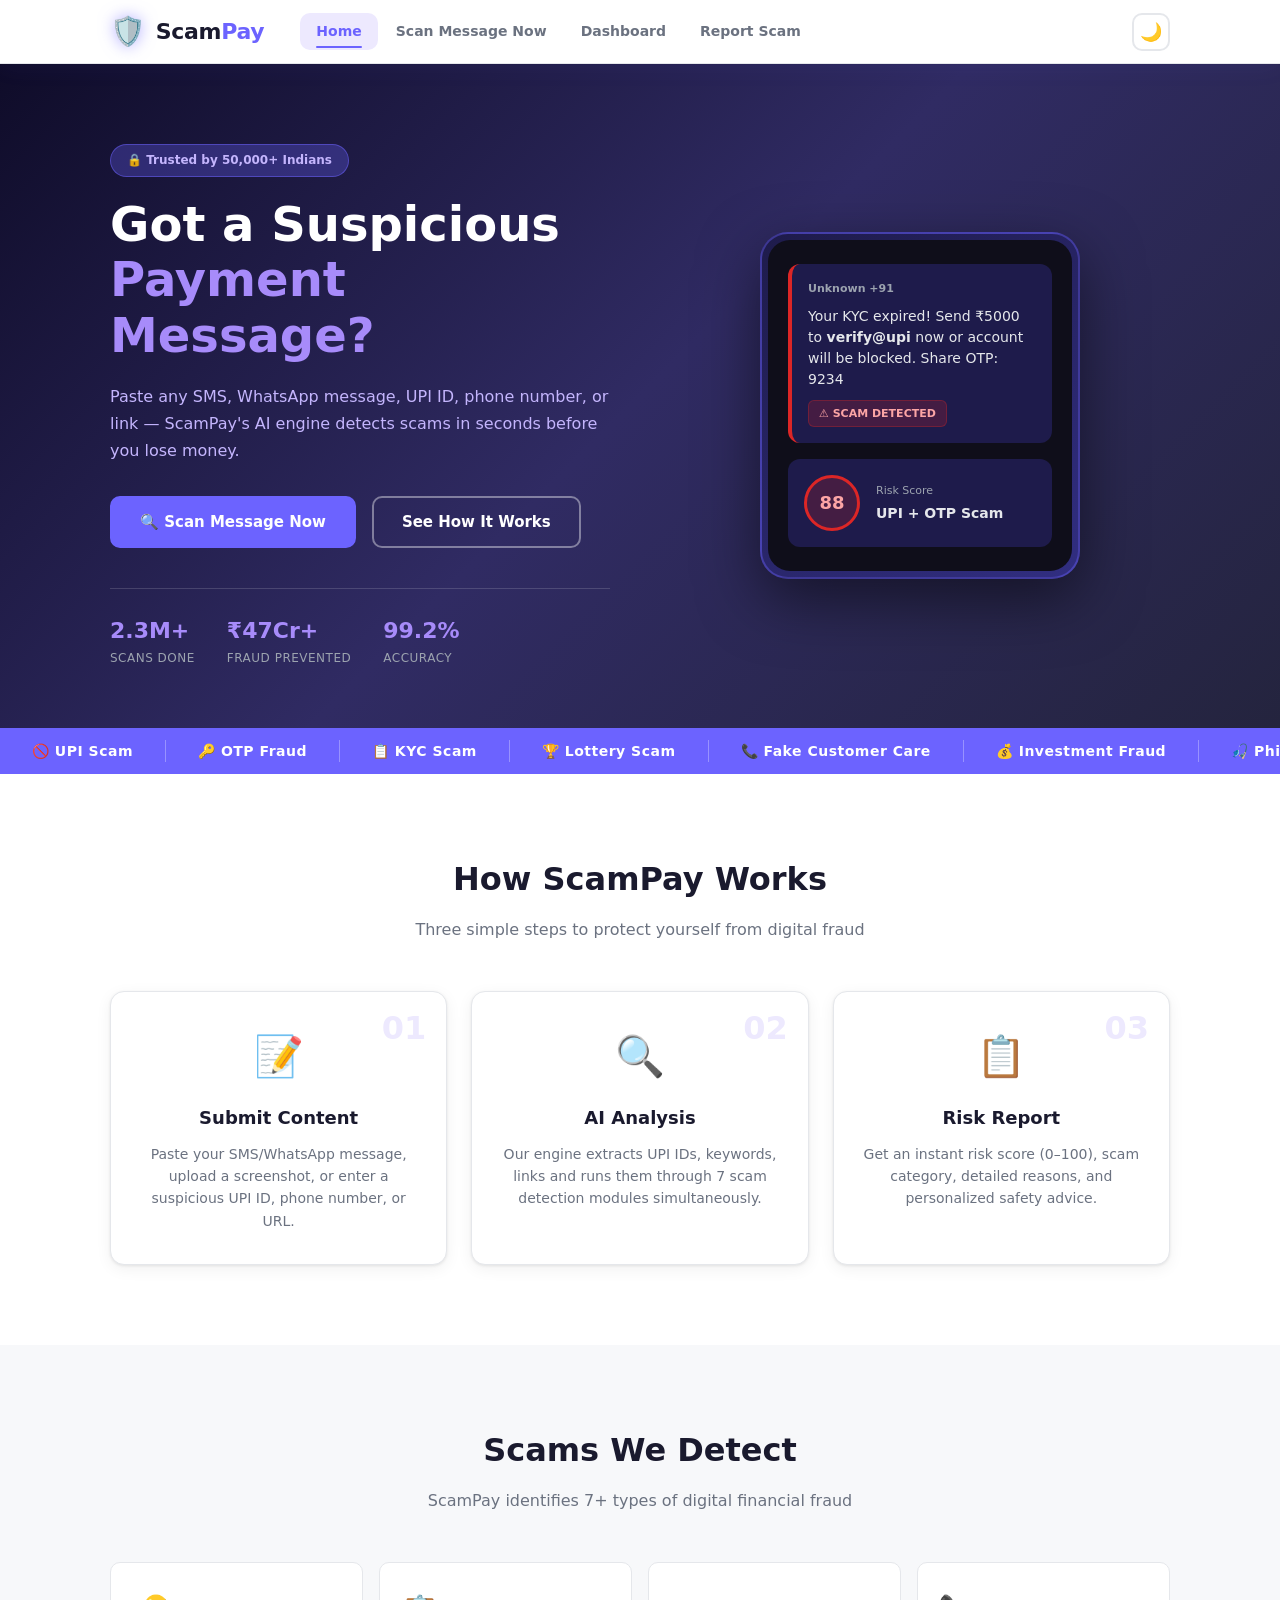
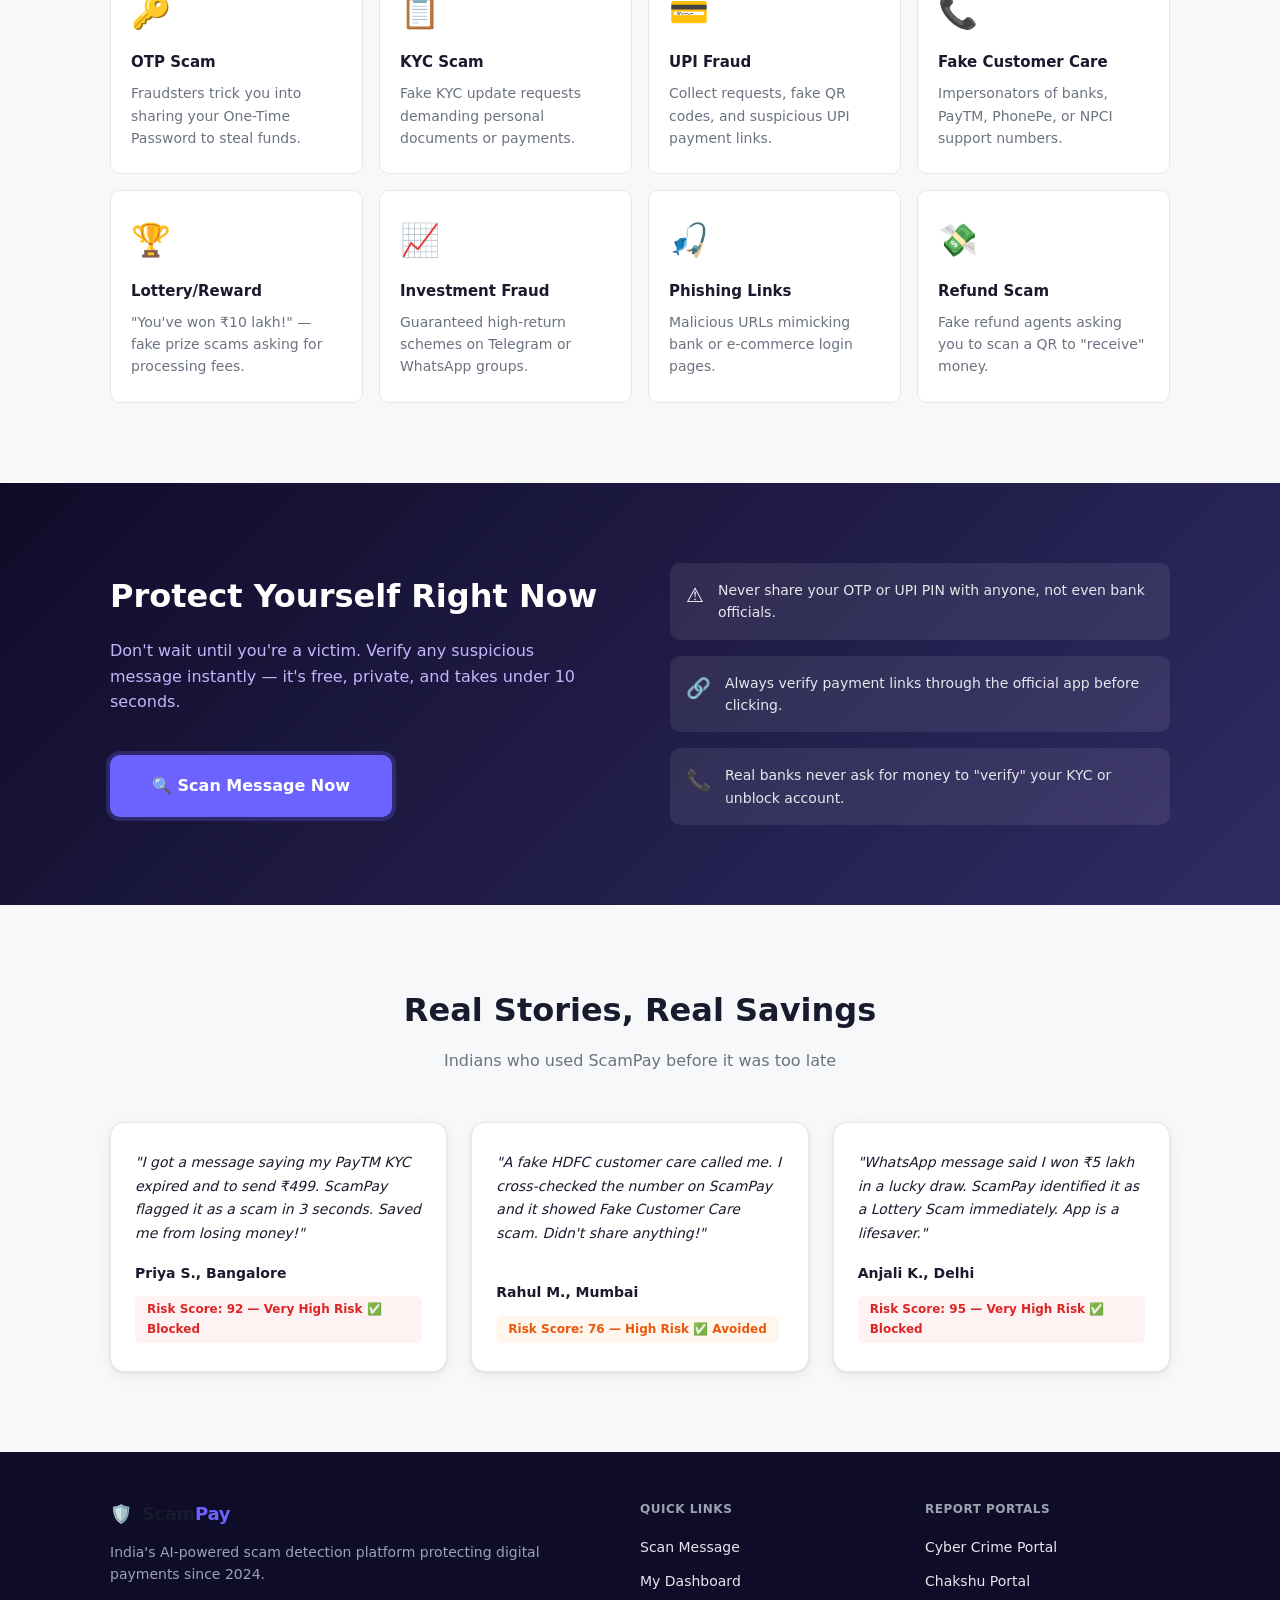
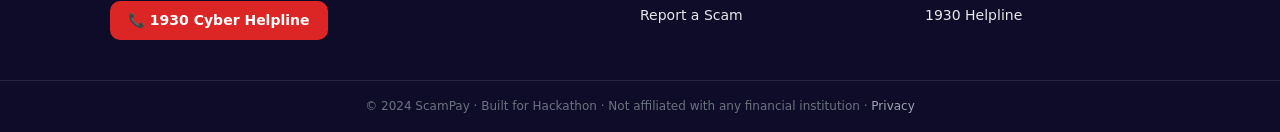
<file: scampay/index.html>
<!DOCTYPE html>
<html lang="en">
<head>
  <meta charset="UTF-8" />
  <meta name="viewport" content="width=device-width, initial-scale=1.0" />
  <title>ScamPay — India's #1 UPI & Digital Scam Detector</title>
  <link rel="stylesheet" href="assets/css/style.css" />
  <link rel="icon" href="assets/img/favicon.svg" type="image/svg+xml" />
</head>
<body>

  <!-- NAVBAR -->
  <nav class="navbar">
    <div class="nav-inner container">
      <a href="index.html" class="logo">
        <span class="logo-shield">🛡️</span>
        <span class="logo-text">Scam<span class="accent">Pay</span></span>
      </a>
      <ul class="nav-links">
        <li><a href="index.html" class="active">Home</a></li>
        <!-- Issue 7: standardised label (was "Scan Now") -->
        <li><a href="scan.html">Scan Message Now</a></li>
        <li><a href="dashboard.html">Dashboard</a></li>
        <li><a href="report.html">Report Scam</a></li>
      </ul>
      <div class="nav-right">
        <button class="theme-toggle" id="themeToggle" title="Toggle dark / light mode">🌙</button>
        <button class="nav-toggle" id="navToggle" aria-label="Open menu">&#9776;</button>
      </div>
    </div>
  </nav>

  <!-- HERO -->
  <section class="hero">
    <div class="container hero-inner">
      <div class="hero-text">
        <div class="hero-badge">🔒 Trusted by 50,000+ Indians</div>
        <h1>Got a Suspicious<br/><span class="accent">Payment Message?</span></h1>
        <p class="hero-sub">Paste any SMS, WhatsApp message, UPI ID, phone number, or link — ScamPay's AI engine detects scams in seconds before you lose money.</p>
        <div class="hero-actions">
          <a href="scan.html" class="btn btn-primary btn-lg">🔍 Scan Message Now</a>
          <a href="#how" class="btn btn-outline btn-lg">See How It Works</a>
        </div>
        <div class="hero-stats">
          <div class="stat"><span class="stat-num">2.3M+</span><span class="stat-label">Scans Done</span></div>
          <div class="stat"><span class="stat-num">₹47Cr+</span><span class="stat-label">Fraud Prevented</span></div>
          <div class="stat"><span class="stat-num">99.2%</span><span class="stat-label">Accuracy</span></div>
        </div>
      </div>
      <div class="hero-visual">
        <div class="phone-mock">
          <div class="phone-screen">
            <div class="mock-msg danger">
              <div class="mock-sender">Unknown +91</div>
              <div class="mock-body">Your KYC expired! Send ₹5000 to <b>verify@upi</b> now or account will be blocked. Share OTP: 9234</div>
              <div class="mock-tag scam-tag">⚠️ SCAM DETECTED</div>
            </div>
            <div class="mock-score">
              <div class="score-ring ring-red">88</div>
              <div class="score-info">
                <div class="score-label">Risk Score</div>
                <div class="score-cat">UPI + OTP Scam</div>
              </div>
            </div>
          </div>
        </div>
      </div>
    </div>
  </section>

  <!-- SCAM TYPES MARQUEE -->
  <div class="marquee-wrap">
    <div class="marquee-track">
      <span>🚫 UPI Scam</span><span>🔑 OTP Fraud</span><span>📋 KYC Scam</span><span>🏆 Lottery Scam</span>
      <span>📞 Fake Customer Care</span><span>💰 Investment Fraud</span><span>🎣 Phishing Links</span><span>💸 Refund Scam</span>
      <span>🚫 UPI Scam</span><span>🔑 OTP Fraud</span><span>📋 KYC Scam</span><span>🏆 Lottery Scam</span>
      <span>📞 Fake Customer Care</span><span>💰 Investment Fraud</span><span>🎣 Phishing Links</span><span>💸 Refund Scam</span>
    </div>
  </div>

  <!-- HOW IT WORKS -->
  <section class="section" id="how">
    <div class="container">
      <div class="section-header">
        <h2>How ScamPay Works</h2>
        <p>Three simple steps to protect yourself from digital fraud</p>
      </div>
      <div class="steps-grid">
        <!-- Issue 6: replaced decorative 3D-style emoji with flat line-art emoji
             to match the flat icon style used in the Scams We Detect section -->
        <div class="step-card">
          <div class="step-num">01</div>
          <div class="step-icon">📝</div>
          <h3>Submit Content</h3>
          <p>Paste your SMS/WhatsApp message, upload a screenshot, or enter a suspicious UPI ID, phone number, or URL.</p>
        </div>
        <div class="step-card">
          <div class="step-num">02</div>
          <div class="step-icon">🔍</div>
          <h3>AI Analysis</h3>
          <p>Our engine extracts UPI IDs, keywords, links and runs them through 7 scam detection modules simultaneously.</p>
        </div>
        <div class="step-card">
          <div class="step-num">03</div>
          <div class="step-icon">📋</div>
          <h3>Risk Report</h3>
          <p>Get an instant risk score (0–100), scam category, detailed reasons, and personalized safety advice.</p>
        </div>
      </div>
    </div>
  </section>

  <!-- SCAM CATEGORIES -->
  <section class="section section-alt" id="scams">
    <div class="container">
      <div class="section-header">
        <h2>Scams We Detect</h2>
        <p>ScamPay identifies 7+ types of digital financial fraud</p>
      </div>
      <div class="scam-grid">
        <!-- Issue 4: h4 → h3 (previous heading is h2, so h3 is the correct next level) -->
        <div class="scam-card"><div class="scam-icon">🔑</div><h3>OTP Scam</h3><p>Fraudsters trick you into sharing your One-Time Password to steal funds.</p></div>
        <div class="scam-card"><div class="scam-icon">📋</div><h3>KYC Scam</h3><p>Fake KYC update requests demanding personal documents or payments.</p></div>
        <div class="scam-card"><div class="scam-icon">💳</div><h3>UPI Fraud</h3><p>Collect requests, fake QR codes, and suspicious UPI payment links.</p></div>
        <div class="scam-card"><div class="scam-icon">📞</div><h3>Fake Customer Care</h3><p>Impersonators of banks, PayTM, PhonePe, or NPCI support numbers.</p></div>
        <div class="scam-card"><div class="scam-icon">🏆</div><h3>Lottery/Reward</h3><p>"You've won ₹10 lakh!" — fake prize scams asking for processing fees.</p></div>
        <div class="scam-card"><div class="scam-icon">📈</div><h3>Investment Fraud</h3><p>Guaranteed high-return schemes on Telegram or WhatsApp groups.</p></div>
        <div class="scam-card"><div class="scam-icon">🎣</div><h3>Phishing Links</h3><p>Malicious URLs mimicking bank or e-commerce login pages.</p></div>
        <div class="scam-card"><div class="scam-icon">💸</div><h3>Refund Scam</h3><p>Fake refund agents asking you to scan a QR to "receive" money.</p></div>
      </div>
    </div>
  </section>

  <!-- LIVE DEMO TEASER -->
  <section class="section cta-section">
    <div class="container cta-inner">
      <div class="cta-text">
        <h2>Protect Yourself Right Now</h2>
        <p>Don't wait until you're a victim. Verify any suspicious message instantly — it's free, private, and takes under 10 seconds.</p>
        <!-- Issue 7: standardised label (was "Start Free Scan") -->
        <a href="scan.html" class="btn btn-primary btn-lg">🔍 Scan Message Now</a>
      </div>
      <div class="cta-tips">
        <div class="tip-card"><span class="tip-icon">⚠️</span><p>Never share your OTP or UPI PIN with anyone, not even bank officials.</p></div>
        <div class="tip-card"><span class="tip-icon">🔗</span><p>Always verify payment links through the official app before clicking.</p></div>
        <div class="tip-card"><span class="tip-icon">📞</span><p>Real banks never ask for money to "verify" your KYC or unblock account.</p></div>
      </div>
    </div>
  </section>

  <!-- TESTIMONIALS -->
  <section class="section section-alt">
    <div class="container">
      <div class="section-header">
        <h2>Real Stories, Real Savings</h2>
        <p>Indians who used ScamPay before it was too late</p>
      </div>
      <div class="testimonials">
        <div class="testimonial-card">
          <div class="testi-quote">"I got a message saying my PayTM KYC expired and to send ₹499. ScamPay flagged it as a scam in 3 seconds. Saved me from losing money!"</div>
          <div class="testi-author"><strong>Priya S.</strong>, Bangalore</div>
          <div class="testi-score risk-red">Risk Score: 92 — Very High Risk ✅ Blocked</div>
        </div>
        <div class="testimonial-card">
          <div class="testi-quote">"A fake HDFC customer care called me. I cross-checked the number on ScamPay and it showed Fake Customer Care scam. Didn't share anything!"</div>
          <div class="testi-author"><strong>Rahul M.</strong>, Mumbai</div>
          <div class="testi-score risk-orange">Risk Score: 76 — High Risk ✅ Avoided</div>
        </div>
        <div class="testimonial-card">
          <div class="testi-quote">"WhatsApp message said I won ₹5 lakh in a lucky draw. ScamPay identified it as a Lottery Scam immediately. App is a lifesaver."</div>
          <div class="testi-author"><strong>Anjali K.</strong>, Delhi</div>
          <div class="testi-score risk-red">Risk Score: 95 — Very High Risk ✅ Blocked</div>
        </div>
      </div>
    </div>
  </section>

  <!-- FOOTER -->
  <footer class="footer">
    <div class="container footer-inner">
      <div class="footer-brand">
        <div class="logo"><span>🛡️</span> <span class="logo-text">Scam<span class="accent">Pay</span></span></div>
        <p>India's AI-powered scam detection platform protecting digital payments since 2024.</p>
        <div class="footer-emergency">
          <a href="tel:1930" class="emergency-btn">📞 1930 Cyber Helpline</a>
        </div>
      </div>
      <div class="footer-links">
        <!-- Issue 5: h5 → h3 (previous heading in document is h2, h3 is correct next level) -->
        <h3>Quick Links</h3>
        <ul>
          <li><a href="scan.html">Scan Message</a></li>
          <li><a href="dashboard.html">My Dashboard</a></li>
          <li><a href="report.html">Report a Scam</a></li>
        </ul>
      </div>
      <div class="footer-links">
        <h3>Report Portals</h3>
        <ul>
          <li><a href="https://cybercrime.gov.in" target="_blank">Cyber Crime Portal</a></li>
          <li><a href="https://sancharsaathi.gov.in/sfc/Home/sfc-complaint.jsp" target="_blank">Chakshu Portal</a></li>
          <li><a href="tel:1930">1930 Helpline</a></li>
        </ul>
      </div>
    </div>
    <div class="footer-bottom">
      <p>© 2024 ScamPay · Built for Hackathon · Not affiliated with any financial institution · <a href="#">Privacy</a></p>
    </div>
  </footer>

  <script src="assets/js/main.js"></script>
</body>
</html>
</file>
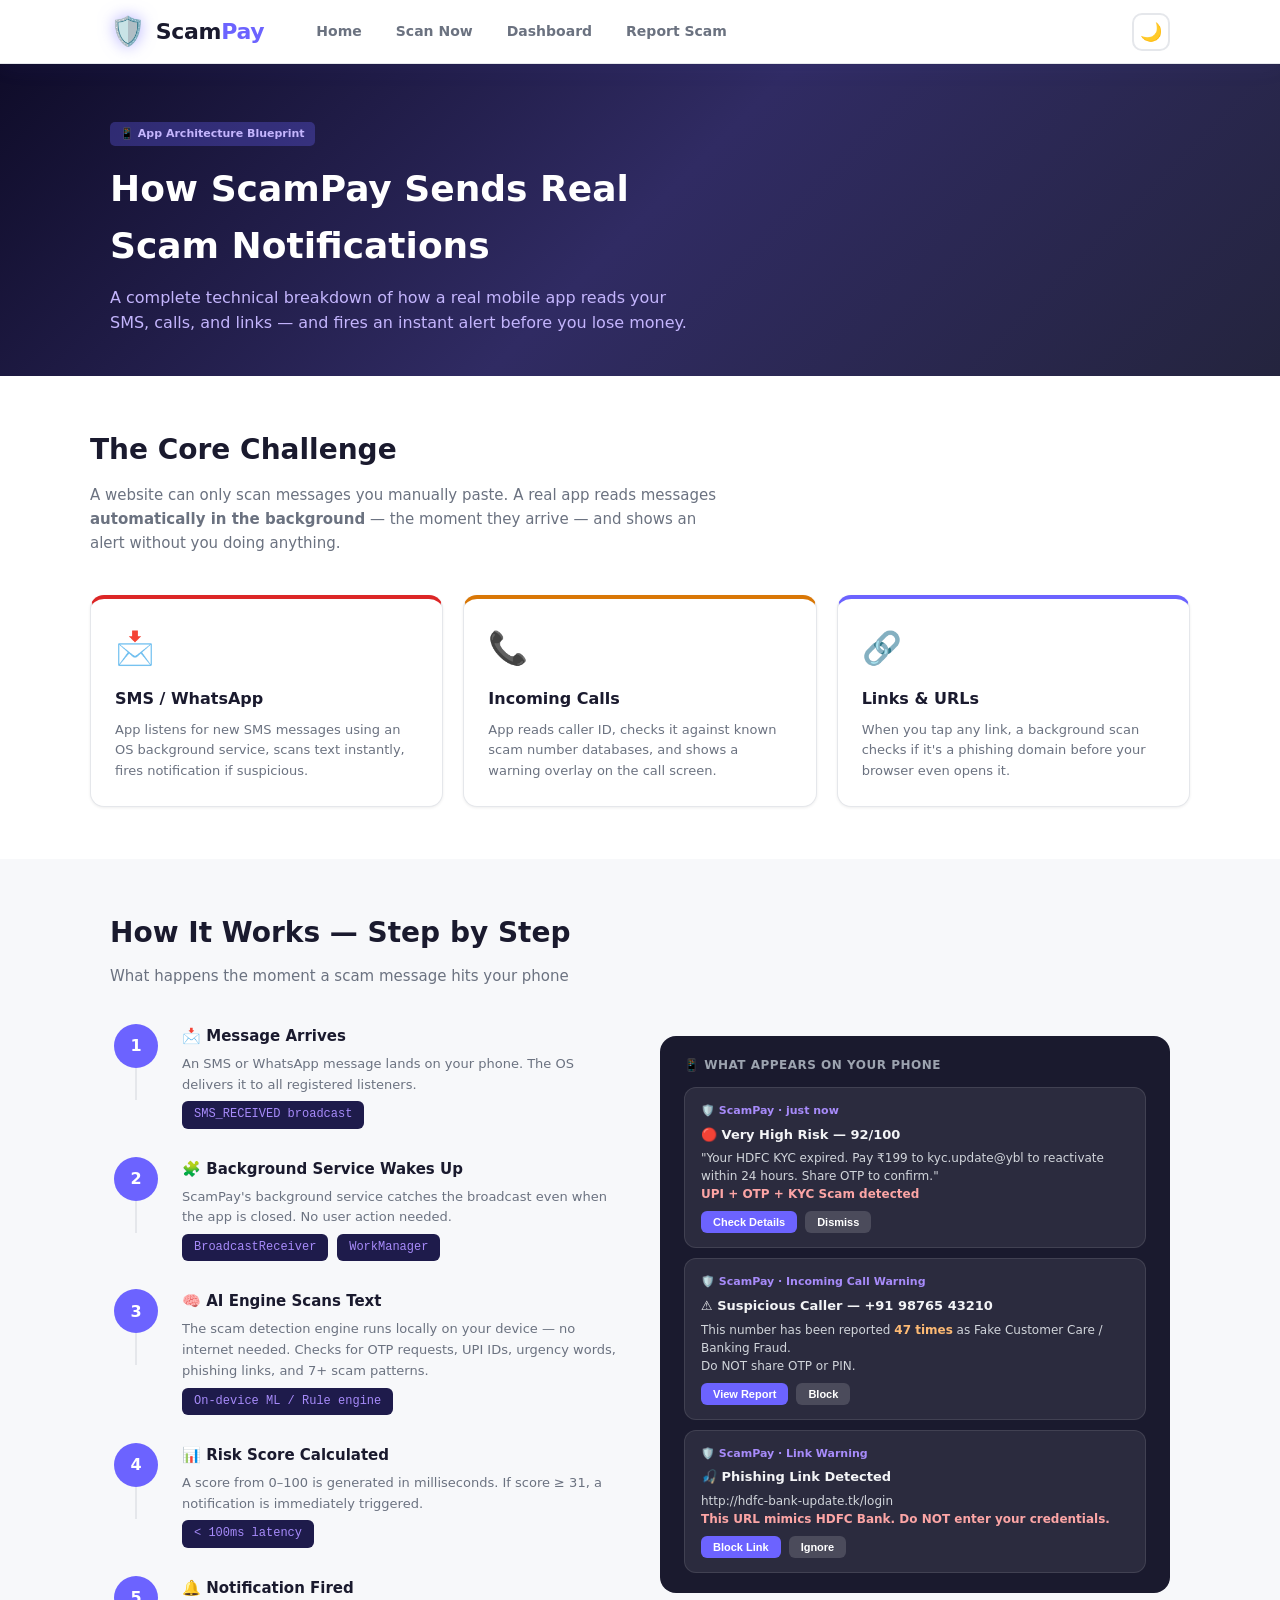
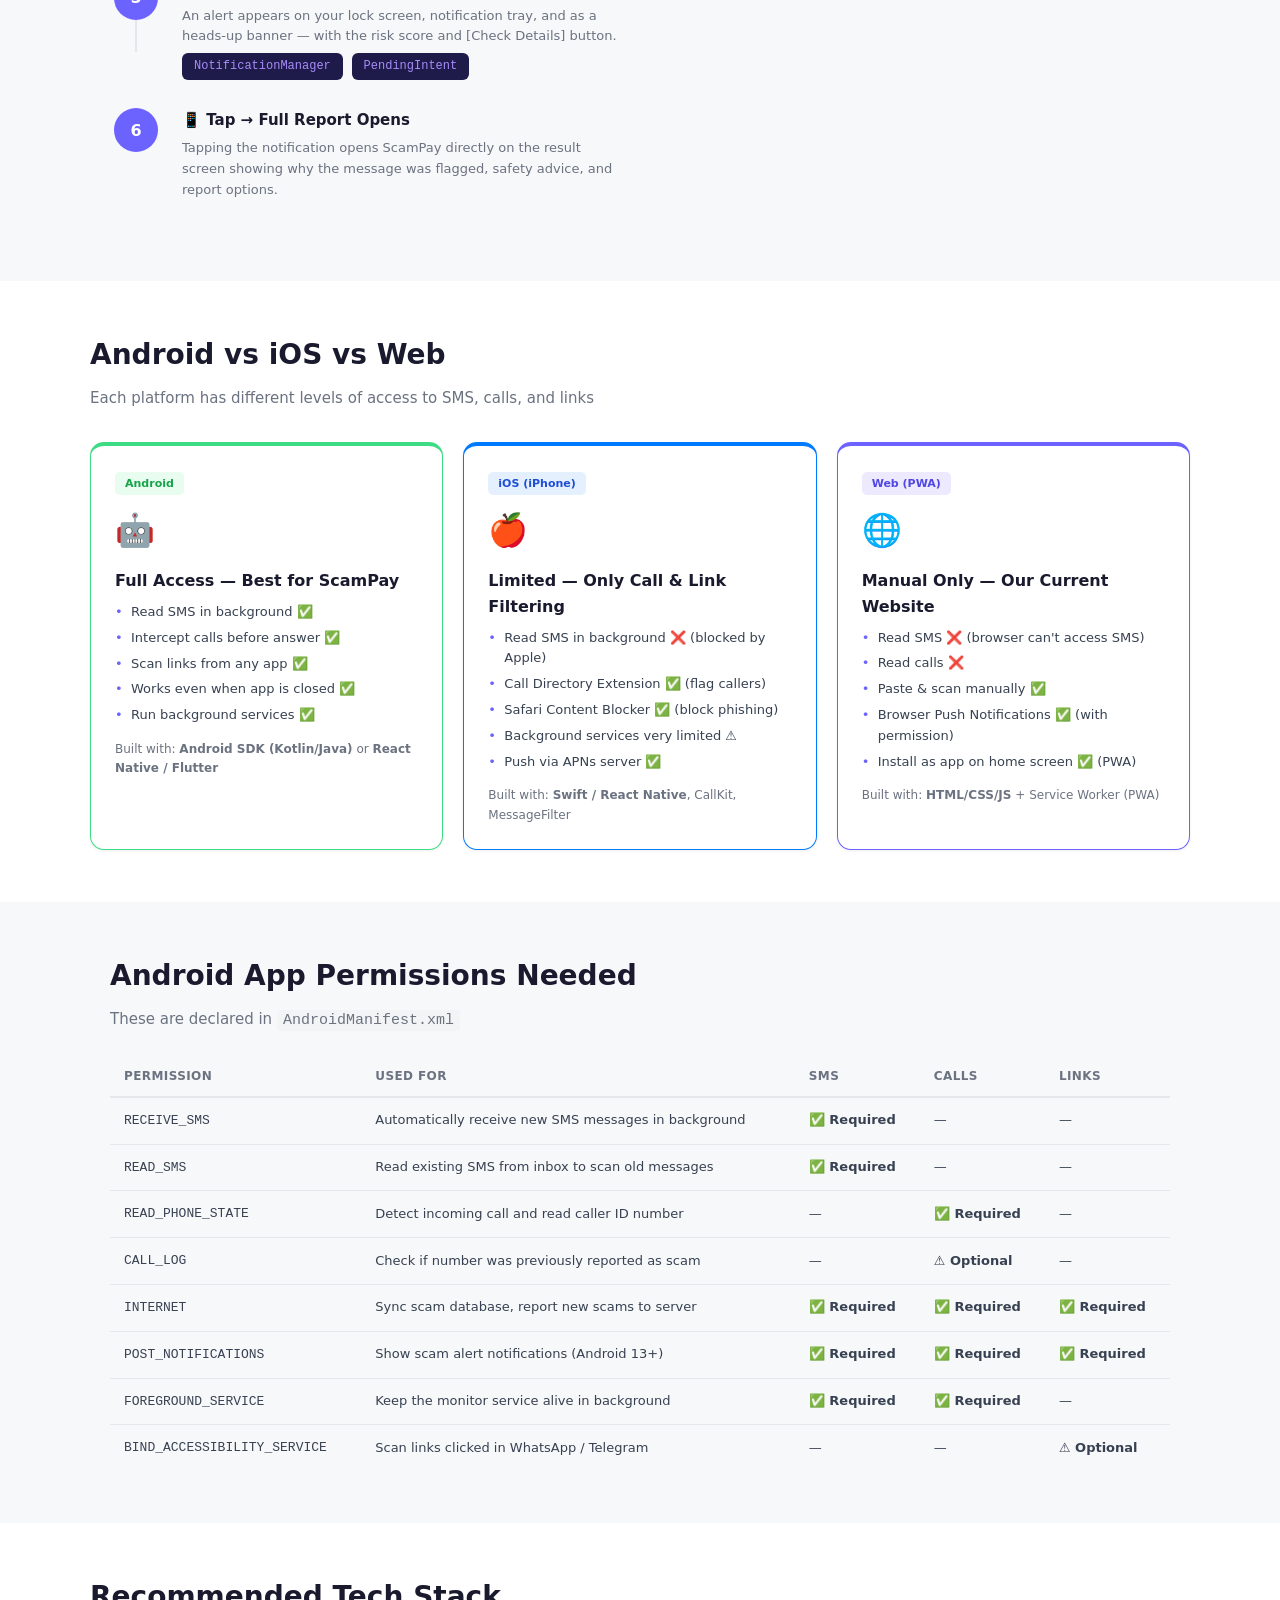
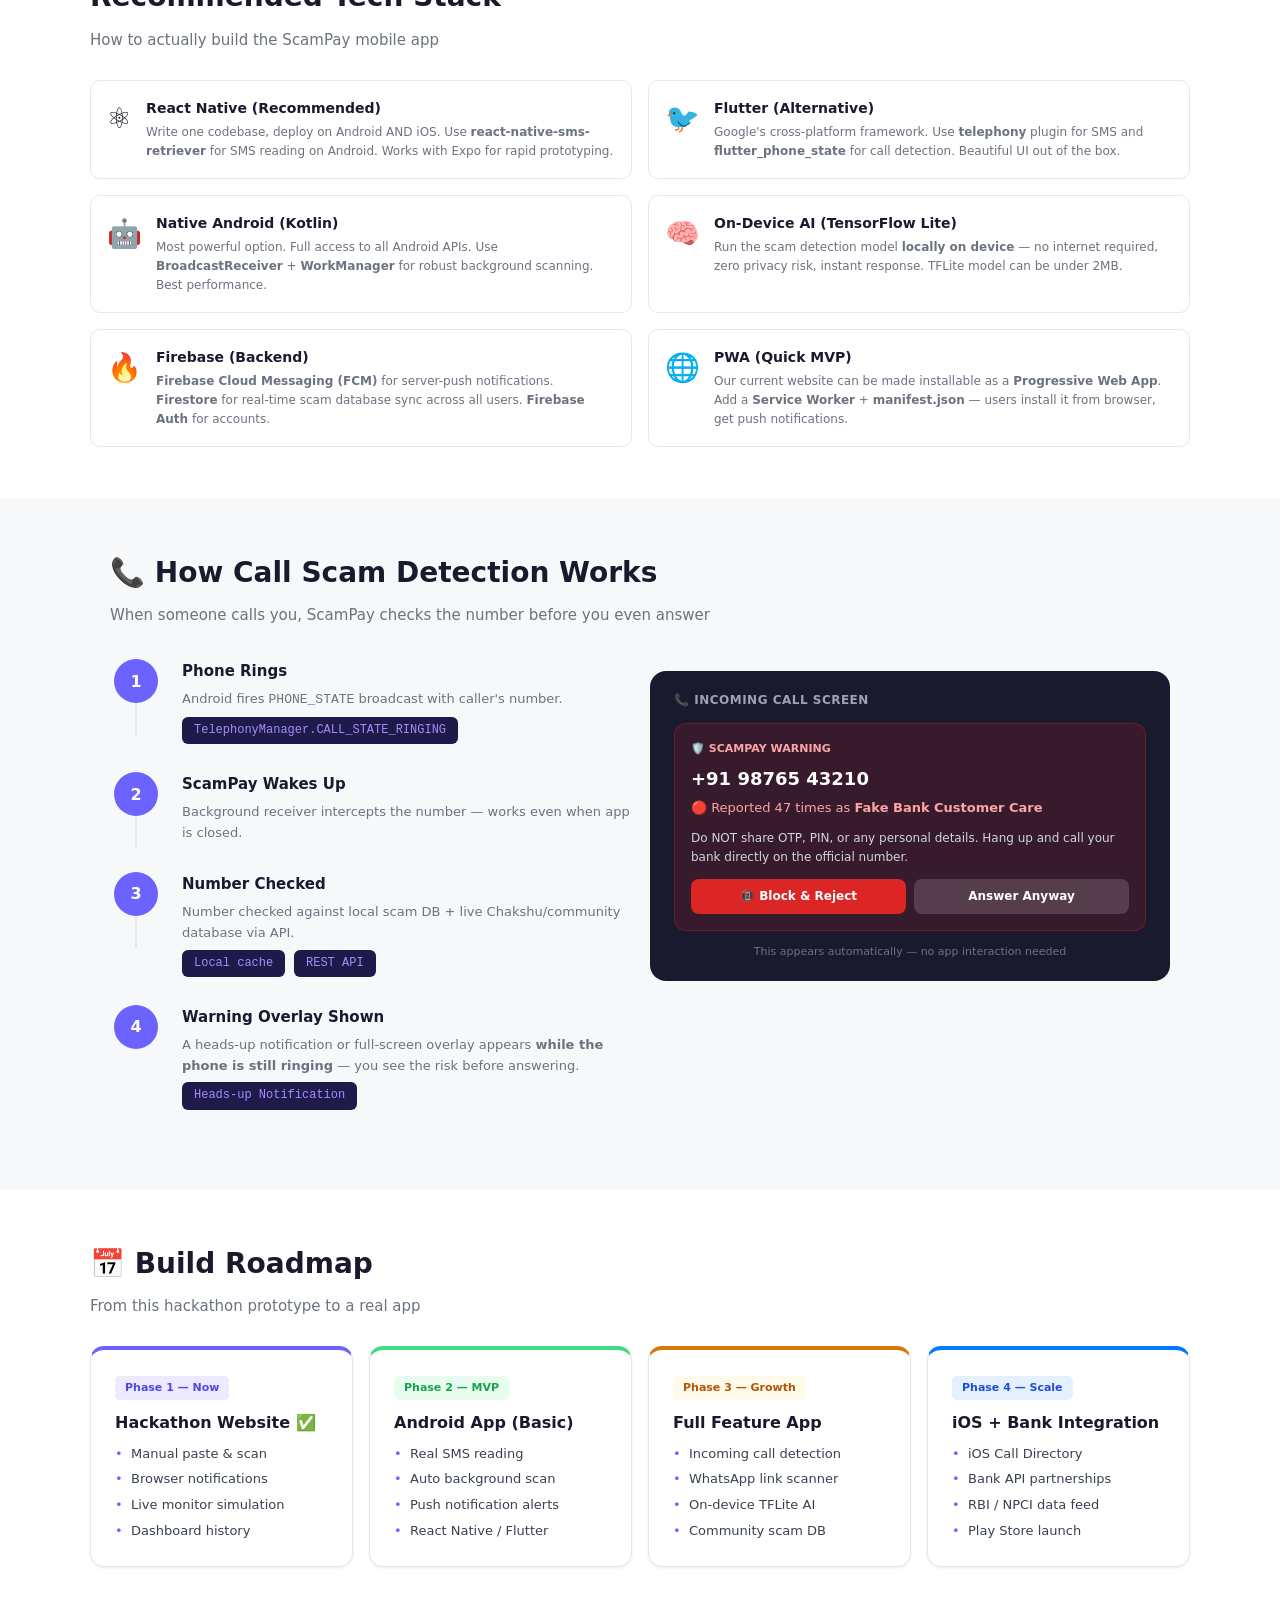
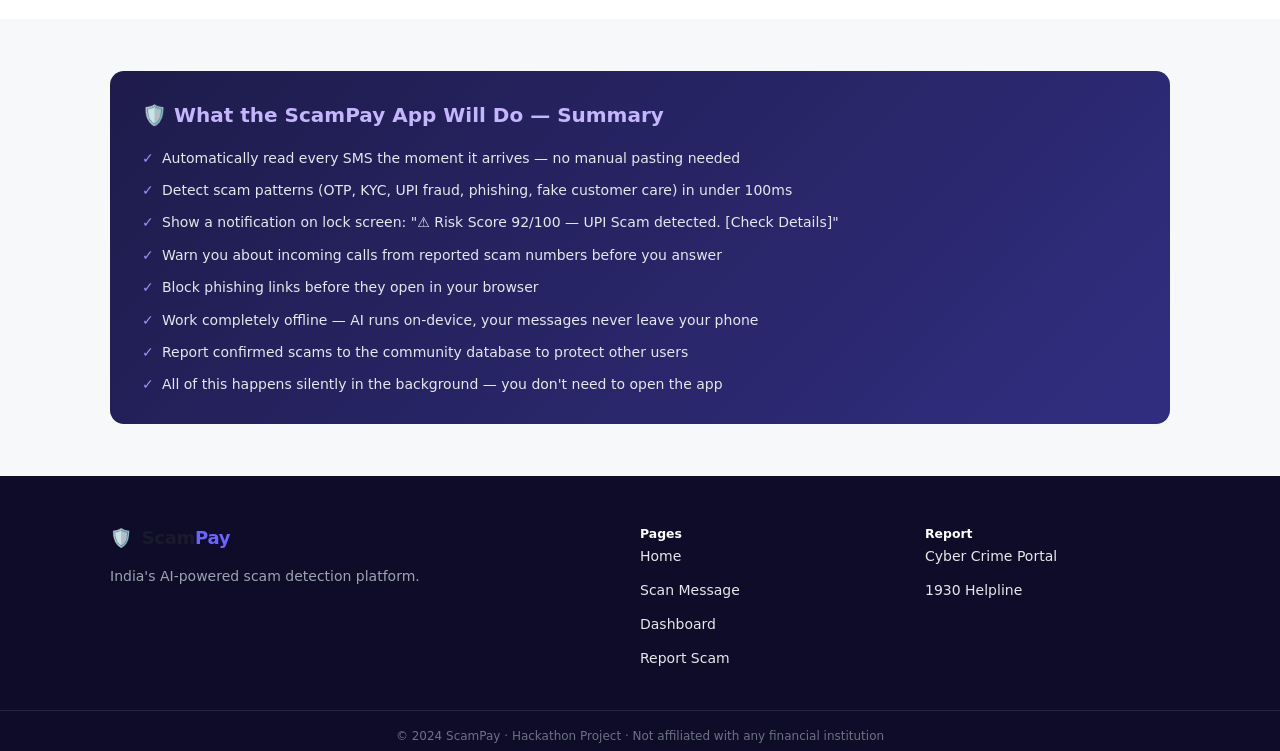
<file: scampay/app-architecture.html>
<!DOCTYPE html>
<html lang="en">
<head>
  <meta charset="UTF-8" />
  <meta name="viewport" content="width=device-width, initial-scale=1.0" />
  <title>ScamPay App Architecture — How Real Notifications Work</title>
  <link rel="stylesheet" href="assets/css/style.css" />
  <link rel="icon" href="assets/img/favicon.svg" type="image/svg+xml" />
  <style>
    .arch-hero { background: linear-gradient(135deg,#0f0c29,#302b63,#24243e); color:white; padding:56px 0 40px; }
    .arch-hero h1 { font-size:36px; font-weight:900; margin-bottom:10px; }
    .arch-hero p  { color:#c4b5fd; font-size:16px; max-width:600px; }
    .arch-section { padding:52px 0; }
    .arch-section-alt { background:#f7f8fa; }
    .arch-grid-3 { display:grid; grid-template-columns:repeat(3,1fr); gap:20px; }
    .arch-grid-2 { display:grid; grid-template-columns:repeat(2,1fr); gap:20px; }
    .card {
      background:white; border:1px solid #e5e7eb; border-radius:14px;
      padding:24px; box-shadow:0 1px 3px rgba(0,0,0,.07);
    }
    .card-icon { font-size:32px; margin-bottom:12px; }
    .card h3 { font-size:16px; font-weight:700; margin-bottom:8px; color:#1a1a2e; }
    .card p  { font-size:13px; color:#6b7280; line-height:1.6; }
    .card ul { margin-top:8px; display:flex; flex-direction:column; gap:5px; }
    .card ul li { font-size:13px; color:#374151; padding-left:16px; position:relative; }
    .card ul li::before { content:'•'; position:absolute; left:0; color:#6c63ff; }
    .platform-card { border-top:4px solid; }
    .platform-android { border-color:#3ddc84; }
    .platform-ios     { border-color:#007aff; }
    .platform-web     { border-color:#6c63ff; }
    .android-tag { background:#e8fdf0; color:#16a34a; }
    .ios-tag     { background:#e5f0ff; color:#1d4ed8; }
    .web-tag     { background:#ede9fe; color:#4f46e5; }
    .tag { display:inline-block; padding:3px 10px; border-radius:5px; font-size:11px; font-weight:700; margin-bottom:10px; }
    .flow-wrap { display:flex; flex-direction:column; gap:0; }
    .flow-step { display:flex; gap:20px; align-items:flex-start; padding-bottom:0; }
    .flow-left { display:flex; flex-direction:column; align-items:center; width:52px; flex-shrink:0; }
    .flow-num {
      width:44px; height:44px; border-radius:50%; background:#6c63ff; color:white;
      display:flex; align-items:center; justify-content:center;
      font-size:16px; font-weight:800; flex-shrink:0; z-index:1;
    }
    .flow-line { width:2px; flex:1; min-height:32px; background:#e5e7eb; margin-top:0; }
    .flow-step:last-child .flow-line { display:none; }
    .flow-content { flex:1; padding-bottom:28px; }
    .flow-content h4 { font-size:15px; font-weight:700; color:#1a1a2e; margin-bottom:6px; }
    .flow-content p  { font-size:13px; color:#6b7280; line-height:1.6; }
    .flow-content .code-pill {
      display:inline-block; background:#1e1b4b; color:#a78bfa;
      padding:4px 12px; border-radius:6px; font-size:12px; font-family:monospace;
      margin-top:6px; margin-right:4px;
    }
    .notif-demo { background:#1a1a2e; border-radius:16px; padding:20px 24px; margin-top:12px; }
    .notif-demo-title { font-size:12px; color:#9ca3af; margin-bottom:12px; font-weight:600; text-transform:uppercase; letter-spacing:.5px; }
    .notif-card {
      background:rgba(255,255,255,.08); border-radius:12px; padding:14px 16px;
      border:1px solid rgba(255,255,255,.1); margin-bottom:10px;
    }
    .notif-card:last-child { margin-bottom:0; }
    .notif-app { font-size:11px; color:#a78bfa; font-weight:700; margin-bottom:5px; }
    .notif-title { font-size:13px; font-weight:700; color:#f3f4f6; margin-bottom:4px; }
    .notif-body  { font-size:12px; color:#d1d5db; line-height:1.5; margin-bottom:8px; }
    .notif-actions { display:flex; gap:8px; }
    .notif-action-btn {
      padding:5px 12px; border-radius:6px; font-size:11px; font-weight:700; cursor:pointer; border:none;
    }
    .notif-btn-primary { background:#6c63ff; color:white; }
    .notif-btn-secondary { background:rgba(255,255,255,.15); color:white; }
    .permission-table { width:100%; border-collapse:collapse; font-size:13px; margin-top:16px; }
    .permission-table th { text-align:left; padding:10px 14px; background:#f7f8fa; border-bottom:2px solid #e5e7eb; font-weight:700; font-size:12px; text-transform:uppercase; letter-spacing:.4px; color:#6b7280; }
    .permission-table td { padding:12px 14px; border-bottom:1px solid #e5e7eb; color:#374151; }
    .permission-table tr:last-child td { border-bottom:none; }
    .perm-yes { color:#16a34a; font-weight:700; }
    .perm-partial { color:#d97706; font-weight:700; }
    .perm-no  { color:#dc2626; font-weight:700; }
    .tech-stack { display:grid; grid-template-columns:repeat(2,1fr); gap:16px; }
    .stack-item { display:flex; gap:14px; align-items:flex-start; background:white; border:1px solid #e5e7eb; border-radius:10px; padding:16px; }
    .stack-icon { font-size:28px; flex-shrink:0; }
    .stack-info h4 { font-size:14px; font-weight:700; margin-bottom:4px; color:#1a1a2e; }
    .stack-info p  { font-size:12px; color:#6b7280; }
    .timeline-h { display:flex; gap:0; overflow-x:auto; padding-bottom:8px; }
    .tl-item { display:flex; flex-direction:column; align-items:center; min-width:140px; }
    .tl-dot { width:14px; height:14px; border-radius:50%; background:#6c63ff; margin:0 auto 8px; flex-shrink:0; }
    .tl-bar { height:4px; flex:1; background:#e5e7eb; align-self:flex-start; margin-top:5px; width:100%; }
    .tl-phase { font-size:11px; font-weight:700; color:#6c63ff; text-transform:uppercase; margin-bottom:4px; text-align:center; }
    .tl-label { font-size:12px; color:#374151; text-align:center; padding:0 8px; }
    .highlight-box { background:linear-gradient(135deg,#1e1b4b,#312e81); border-radius:14px; padding:28px 32px; color:white; }
    .highlight-box h3 { font-size:20px; font-weight:800; color:#c4b5fd; margin-bottom:16px; }
    .highlight-box ul { display:flex; flex-direction:column; gap:10px; }
    .highlight-box ul li { font-size:14px; color:#e5e7eb; padding-left:20px; position:relative; }
    .highlight-box ul li::before { content:'✓'; position:absolute; left:0; color:#a78bfa; font-weight:700; }
    @media(max-width:768px){
      .arch-grid-3,.arch-grid-2,.tech-stack { grid-template-columns:1fr; }
    }
  </style>
</head>
<body>

  <nav class="navbar">
    <div class="nav-inner container">
      <a href="index.html" class="logo">
        <span class="logo-shield">🛡️</span>
        <span class="logo-text">Scam<span class="accent">Pay</span></span>
      </a>
      <ul class="nav-links">
        <li><a href="index.html">Home</a></li>
        <li><a href="scan.html">Scan Now</a></li>
        <li><a href="dashboard.html">Dashboard</a></li>
        <li><a href="report.html">Report Scam</a></li>
      </ul>
      <div class="nav-right">
        <button class="theme-toggle" id="themeToggle" title="Toggle dark / light mode">🌙</button>
        <button class="nav-toggle" id="navToggle" aria-label="Open menu">&#9776;</button>
      </div>
    </div>
  </nav>

  <!-- HERO -->
  <div class="arch-hero">
    <div class="container">
      <div class="tag" style="background:rgba(108,99,255,.3);color:#c4b5fd;margin-bottom:14px">📱 App Architecture Blueprint</div>
      <h1>How ScamPay Sends Real<br/>Scam Notifications</h1>
      <p>A complete technical breakdown of how a real mobile app reads your SMS, calls, and links — and fires an instant alert before you lose money.</p>
    </div>
  </div>

  <!-- SECTION 1: THE PROBLEM -->
  <section class="arch-section container">
    <div style="margin-bottom:40px">
      <h2 style="font-size:28px;font-weight:800;margin-bottom:10px">The Core Challenge</h2>
      <p style="color:#6b7280;font-size:15px;max-width:640px">A website can only scan messages you manually paste. A real app reads messages <b>automatically in the background</b> — the moment they arrive — and shows an alert without you doing anything.</p>
    </div>
    <div class="arch-grid-3">
      <div class="card" style="border-top:4px solid #dc2626">
        <div class="card-icon">📩</div>
        <h3>SMS / WhatsApp</h3>
        <p>App listens for new SMS messages using an OS background service, scans text instantly, fires notification if suspicious.</p>
      </div>
      <div class="card" style="border-top:4px solid #d97706">
        <div class="card-icon">📞</div>
        <h3>Incoming Calls</h3>
        <p>App reads caller ID, checks it against known scam number databases, and shows a warning overlay on the call screen.</p>
      </div>
      <div class="card" style="border-top:4px solid #6c63ff">
        <div class="card-icon">🔗</div>
        <h3>Links & URLs</h3>
        <p>When you tap any link, a background scan checks if it's a phishing domain before your browser even opens it.</p>
      </div>
    </div>
  </section>

  <!-- SECTION 2: HOW IT WORKS STEP BY STEP -->
  <section class="arch-section arch-section-alt">
    <div class="container">
      <h2 style="font-size:28px;font-weight:800;margin-bottom:8px">How It Works — Step by Step</h2>
      <p style="color:#6b7280;margin-bottom:36px;font-size:15px">What happens the moment a scam message hits your phone</p>

      <div style="display:grid;grid-template-columns:1fr 1fr;gap:40px;align-items:start">
        <div class="flow-wrap">

          <div class="flow-step">
            <div class="flow-left"><div class="flow-num">1</div><div class="flow-line"></div></div>
            <div class="flow-content">
              <h4>📩 Message Arrives</h4>
              <p>An SMS or WhatsApp message lands on your phone. The OS delivers it to all registered listeners.</p>
              <span class="code-pill">SMS_RECEIVED broadcast</span>
            </div>
          </div>

          <div class="flow-step">
            <div class="flow-left"><div class="flow-num">2</div><div class="flow-line"></div></div>
            <div class="flow-content">
              <h4>🧩 Background Service Wakes Up</h4>
              <p>ScamPay's background service catches the broadcast even when the app is closed. No user action needed.</p>
              <span class="code-pill">BroadcastReceiver</span>
              <span class="code-pill">WorkManager</span>
            </div>
          </div>

          <div class="flow-step">
            <div class="flow-left"><div class="flow-num">3</div><div class="flow-line"></div></div>
            <div class="flow-content">
              <h4>🧠 AI Engine Scans Text</h4>
              <p>The scam detection engine runs locally on your device — no internet needed. Checks for OTP requests, UPI IDs, urgency words, phishing links, and 7+ scam patterns.</p>
              <span class="code-pill">On-device ML / Rule engine</span>
            </div>
          </div>

          <div class="flow-step">
            <div class="flow-left"><div class="flow-num">4</div><div class="flow-line"></div></div>
            <div class="flow-content">
              <h4>📊 Risk Score Calculated</h4>
              <p>A score from 0–100 is generated in milliseconds. If score ≥ 31, a notification is immediately triggered.</p>
              <span class="code-pill">&lt; 100ms latency</span>
            </div>
          </div>

          <div class="flow-step">
            <div class="flow-left"><div class="flow-num">5</div><div class="flow-line"></div></div>
            <div class="flow-content">
              <h4>🔔 Notification Fired</h4>
              <p>An alert appears on your lock screen, notification tray, and as a heads-up banner — with the risk score and [Check Details] button.</p>
              <span class="code-pill">NotificationManager</span>
              <span class="code-pill">PendingIntent</span>
            </div>
          </div>

          <div class="flow-step">
            <div class="flow-left"><div class="flow-num">6</div><div class="flow-line"></div></div>
            <div class="flow-content">
              <h4>📱 Tap → Full Report Opens</h4>
              <p>Tapping the notification opens ScamPay directly on the result screen showing why the message was flagged, safety advice, and report options.</p>
            </div>
          </div>

        </div>

        <!-- NOTIFICATION DEMO -->
        <div>
          <div class="notif-demo">
            <div class="notif-demo-title">📱 What appears on your phone</div>

            <div class="notif-card">
              <div class="notif-app">🛡️ ScamPay · just now</div>
              <div class="notif-title">🔴 Very High Risk — 92/100</div>
              <div class="notif-body">"Your HDFC KYC expired. Pay ₹199 to kyc.update@ybl to reactivate within 24 hours. Share OTP to confirm."<br/><b style="color:#fca5a5">UPI + OTP + KYC Scam detected</b></div>
              <div class="notif-actions">
                <button class="notif-action-btn notif-btn-primary">Check Details</button>
                <button class="notif-action-btn notif-btn-secondary">Dismiss</button>
              </div>
            </div>

            <div class="notif-card">
              <div class="notif-app">🛡️ ScamPay · Incoming Call Warning</div>
              <div class="notif-title">⚠️ Suspicious Caller — +91 98765 43210</div>
              <div class="notif-body">This number has been reported <b style="color:#fdba74">47 times</b> as Fake Customer Care / Banking Fraud.<br/>Do NOT share OTP or PIN.</div>
              <div class="notif-actions">
                <button class="notif-action-btn notif-btn-primary">View Report</button>
                <button class="notif-action-btn notif-btn-secondary">Block</button>
              </div>
            </div>

            <div class="notif-card">
              <div class="notif-app">🛡️ ScamPay · Link Warning</div>
              <div class="notif-title">🎣 Phishing Link Detected</div>
              <div class="notif-body">http://hdfc-bank-update.tk/login<br/><b style="color:#fca5a5">This URL mimics HDFC Bank. Do NOT enter your credentials.</b></div>
              <div class="notif-actions">
                <button class="notif-action-btn notif-btn-primary">Block Link</button>
                <button class="notif-action-btn notif-btn-secondary">Ignore</button>
              </div>
            </div>
          </div>
        </div>
      </div>
    </div>
  </section>

  <!-- SECTION 3: PLATFORM COMPARISON -->
  <section class="arch-section container">
    <h2 style="font-size:28px;font-weight:800;margin-bottom:8px">Android vs iOS vs Web</h2>
    <p style="color:#6b7280;margin-bottom:32px;font-size:15px">Each platform has different levels of access to SMS, calls, and links</p>

    <div class="arch-grid-3">
      <div class="card platform-card platform-android">
        <div class="tag android-tag">Android</div>
        <div class="card-icon">🤖</div>
        <h3>Full Access — Best for ScamPay</h3>
        <ul>
          <li>Read SMS in background ✅</li>
          <li>Intercept calls before answer ✅</li>
          <li>Scan links from any app ✅</li>
          <li>Works even when app is closed ✅</li>
          <li>Run background services ✅</li>
        </ul>
        <p style="margin-top:14px;font-size:12px;color:#6b7280">Built with: <b>Android SDK (Kotlin/Java)</b> or <b>React Native / Flutter</b></p>
      </div>

      <div class="card platform-card platform-ios">
        <div class="tag ios-tag">iOS (iPhone)</div>
        <div class="card-icon">🍎</div>
        <h3>Limited — Only Call & Link Filtering</h3>
        <ul>
          <li>Read SMS in background ❌ (blocked by Apple)</li>
          <li>Call Directory Extension ✅ (flag callers)</li>
          <li>Safari Content Blocker ✅ (block phishing)</li>
          <li>Background services very limited ⚠️</li>
          <li>Push via APNs server ✅</li>
        </ul>
        <p style="margin-top:14px;font-size:12px;color:#6b7280">Built with: <b>Swift / React Native</b>, CallKit, MessageFilter</p>
      </div>

      <div class="card platform-card platform-web">
        <div class="tag web-tag">Web (PWA)</div>
        <div class="card-icon">🌐</div>
        <h3>Manual Only — Our Current Website</h3>
        <ul>
          <li>Read SMS ❌ (browser can't access SMS)</li>
          <li>Read calls ❌</li>
          <li>Paste &amp; scan manually ✅</li>
          <li>Browser Push Notifications ✅ (with permission)</li>
          <li>Install as app on home screen ✅ (PWA)</li>
        </ul>
        <p style="margin-top:14px;font-size:12px;color:#6b7280">Built with: <b>HTML/CSS/JS</b> + Service Worker (PWA)</p>
      </div>
    </div>
  </section>

  <!-- SECTION 4: ANDROID PERMISSIONS -->
  <section class="arch-section arch-section-alt">
    <div class="container">
      <h2 style="font-size:28px;font-weight:800;margin-bottom:8px">Android App Permissions Needed</h2>
      <p style="color:#6b7280;margin-bottom:24px;font-size:15px">These are declared in <code style="background:#f3f4f6;padding:2px 6px;border-radius:4px">AndroidManifest.xml</code></p>

      <table class="permission-table">
        <thead>
          <tr>
            <th>Permission</th>
            <th>Used For</th>
            <th>SMS</th>
            <th>Calls</th>
            <th>Links</th>
          </tr>
        </thead>
        <tbody>
          <tr>
            <td><code>RECEIVE_SMS</code></td>
            <td>Automatically receive new SMS messages in background</td>
            <td class="perm-yes">✅ Required</td>
            <td>—</td>
            <td>—</td>
          </tr>
          <tr>
            <td><code>READ_SMS</code></td>
            <td>Read existing SMS from inbox to scan old messages</td>
            <td class="perm-yes">✅ Required</td>
            <td>—</td>
            <td>—</td>
          </tr>
          <tr>
            <td><code>READ_PHONE_STATE</code></td>
            <td>Detect incoming call and read caller ID number</td>
            <td>—</td>
            <td class="perm-yes">✅ Required</td>
            <td>—</td>
          </tr>
          <tr>
            <td><code>CALL_LOG</code></td>
            <td>Check if number was previously reported as scam</td>
            <td>—</td>
            <td class="perm-partial">⚠️ Optional</td>
            <td>—</td>
          </tr>
          <tr>
            <td><code>INTERNET</code></td>
            <td>Sync scam database, report new scams to server</td>
            <td class="perm-yes">✅ Required</td>
            <td class="perm-yes">✅ Required</td>
            <td class="perm-yes">✅ Required</td>
          </tr>
          <tr>
            <td><code>POST_NOTIFICATIONS</code></td>
            <td>Show scam alert notifications (Android 13+)</td>
            <td class="perm-yes">✅ Required</td>
            <td class="perm-yes">✅ Required</td>
            <td class="perm-yes">✅ Required</td>
          </tr>
          <tr>
            <td><code>FOREGROUND_SERVICE</code></td>
            <td>Keep the monitor service alive in background</td>
            <td class="perm-yes">✅ Required</td>
            <td class="perm-yes">✅ Required</td>
            <td>—</td>
          </tr>
          <tr>
            <td><code>BIND_ACCESSIBILITY_SERVICE</code></td>
            <td>Scan links clicked in WhatsApp / Telegram</td>
            <td>—</td>
            <td>—</td>
            <td class="perm-partial">⚠️ Optional</td>
          </tr>
        </tbody>
      </table>
    </div>
  </section>

  <!-- SECTION 5: TECH STACK -->
  <section class="arch-section container">
    <h2 style="font-size:28px;font-weight:800;margin-bottom:8px">Recommended Tech Stack</h2>
    <p style="color:#6b7280;margin-bottom:28px;font-size:15px">How to actually build the ScamPay mobile app</p>

    <div class="tech-stack">
      <div class="stack-item">
        <div class="stack-icon">⚛️</div>
        <div class="stack-info">
          <h4>React Native (Recommended)</h4>
          <p>Write one codebase, deploy on Android AND iOS. Use <b>react-native-sms-retriever</b> for SMS reading on Android. Works with Expo for rapid prototyping.</p>
        </div>
      </div>
      <div class="stack-item">
        <div class="stack-icon">🐦</div>
        <div class="stack-info">
          <h4>Flutter (Alternative)</h4>
          <p>Google's cross-platform framework. Use <b>telephony</b> plugin for SMS and <b>flutter_phone_state</b> for call detection. Beautiful UI out of the box.</p>
        </div>
      </div>
      <div class="stack-item">
        <div class="stack-icon">🤖</div>
        <div class="stack-info">
          <h4>Native Android (Kotlin)</h4>
          <p>Most powerful option. Full access to all Android APIs. Use <b>BroadcastReceiver</b> + <b>WorkManager</b> for robust background scanning. Best performance.</p>
        </div>
      </div>
      <div class="stack-item">
        <div class="stack-icon">🧠</div>
        <div class="stack-info">
          <h4>On-Device AI (TensorFlow Lite)</h4>
          <p>Run the scam detection model <b>locally on device</b> — no internet required, zero privacy risk, instant response. TFLite model can be under 2MB.</p>
        </div>
      </div>
      <div class="stack-item">
        <div class="stack-icon">🔥</div>
        <div class="stack-info">
          <h4>Firebase (Backend)</h4>
          <p><b>Firebase Cloud Messaging (FCM)</b> for server-push notifications. <b>Firestore</b> for real-time scam database sync across all users. <b>Firebase Auth</b> for accounts.</p>
        </div>
      </div>
      <div class="stack-item">
        <div class="stack-icon">🌐</div>
        <div class="stack-info">
          <h4>PWA (Quick MVP)</h4>
          <p>Our current website can be made installable as a <b>Progressive Web App</b>. Add a <b>Service Worker</b> + <b>manifest.json</b> — users install it from browser, get push notifications.</p>
        </div>
      </div>
    </div>
  </section>

  <!-- SECTION 6: HOW CALL DETECTION WORKS -->
  <section class="arch-section arch-section-alt">
    <div class="container">
      <h2 style="font-size:28px;font-weight:800;margin-bottom:8px">📞 How Call Scam Detection Works</h2>
      <p style="color:#6b7280;margin-bottom:32px;font-size:15px">When someone calls you, ScamPay checks the number before you even answer</p>

      <div class="arch-grid-2">
        <div>
          <div class="flow-wrap">
            <div class="flow-step">
              <div class="flow-left"><div class="flow-num">1</div><div class="flow-line"></div></div>
              <div class="flow-content">
                <h4>Phone Rings</h4>
                <p>Android fires <code>PHONE_STATE</code> broadcast with caller's number.</p>
                <span class="code-pill">TelephonyManager.CALL_STATE_RINGING</span>
              </div>
            </div>
            <div class="flow-step">
              <div class="flow-left"><div class="flow-num">2</div><div class="flow-line"></div></div>
              <div class="flow-content">
                <h4>ScamPay Wakes Up</h4>
                <p>Background receiver intercepts the number — works even when app is closed.</p>
              </div>
            </div>
            <div class="flow-step">
              <div class="flow-left"><div class="flow-num">3</div><div class="flow-line"></div></div>
              <div class="flow-content">
                <h4>Number Checked</h4>
                <p>Number checked against local scam DB + live Chakshu/community database via API.</p>
                <span class="code-pill">Local cache</span>
                <span class="code-pill">REST API</span>
              </div>
            </div>
            <div class="flow-step">
              <div class="flow-left"><div class="flow-num">4</div><div class="flow-line"></div></div>
              <div class="flow-content">
                <h4>Warning Overlay Shown</h4>
                <p>A heads-up notification or full-screen overlay appears <b>while the phone is still ringing</b> — you see the risk before answering.</p>
                <span class="code-pill">Heads-up Notification</span>
              </div>
            </div>
          </div>
        </div>

        <div class="notif-demo" style="height:fit-content">
          <div class="notif-demo-title">📞 Incoming Call Screen</div>
          <div style="background:rgba(220,38,38,.15);border:1px solid rgba(220,38,38,.3);border-radius:12px;padding:16px;margin-bottom:12px">
            <div style="font-size:11px;color:#fca5a5;font-weight:700;margin-bottom:8px">🛡️ SCAMPAY WARNING</div>
            <div style="font-size:18px;font-weight:800;color:white;margin-bottom:4px">+91 98765 43210</div>
            <div style="font-size:13px;color:#fca5a5;margin-bottom:10px">🔴 Reported 47 times as <b>Fake Bank Customer Care</b></div>
            <div style="font-size:12px;color:#d1d5db;margin-bottom:12px">Do NOT share OTP, PIN, or any personal details. Hang up and call your bank directly on the official number.</div>
            <div style="display:flex;gap:8px">
              <div style="flex:1;background:#dc2626;border-radius:8px;padding:8px;text-align:center;font-size:12px;font-weight:700;color:white">📵 Block &amp; Reject</div>
              <div style="flex:1;background:rgba(255,255,255,.15);border-radius:8px;padding:8px;text-align:center;font-size:12px;font-weight:700;color:white">Answer Anyway</div>
            </div>
          </div>
          <div style="font-size:11px;color:#6b7280;text-align:center">This appears automatically — no app interaction needed</div>
        </div>
      </div>
    </div>
  </section>

  <!-- SECTION 7: ROADMAP -->
  <section class="arch-section container">
    <h2 style="font-size:28px;font-weight:800;margin-bottom:8px">📅 Build Roadmap</h2>
    <p style="color:#6b7280;margin-bottom:28px;font-size:15px">From this hackathon prototype to a real app</p>

    <div style="display:grid;grid-template-columns:repeat(4,1fr);gap:16px">
      <div class="card" style="border-top:4px solid #6c63ff">
        <div class="tag" style="background:#ede9fe;color:#4f46e5">Phase 1 — Now</div>
        <h3>Hackathon Website ✅</h3>
        <ul>
          <li>Manual paste &amp; scan</li>
          <li>Browser notifications</li>
          <li>Live monitor simulation</li>
          <li>Dashboard history</li>
        </ul>
      </div>
      <div class="card" style="border-top:4px solid #3ddc84">
        <div class="tag android-tag">Phase 2 — MVP</div>
        <h3>Android App (Basic)</h3>
        <ul>
          <li>Real SMS reading</li>
          <li>Auto background scan</li>
          <li>Push notification alerts</li>
          <li>React Native / Flutter</li>
        </ul>
      </div>
      <div class="card" style="border-top:4px solid #d97706">
        <div class="tag" style="background:#fffbeb;color:#b45309">Phase 3 — Growth</div>
        <h3>Full Feature App</h3>
        <ul>
          <li>Incoming call detection</li>
          <li>WhatsApp link scanner</li>
          <li>On-device TFLite AI</li>
          <li>Community scam DB</li>
        </ul>
      </div>
      <div class="card" style="border-top:4px solid #007aff">
        <div class="tag ios-tag">Phase 4 — Scale</div>
        <h3>iOS + Bank Integration</h3>
        <ul>
          <li>iOS Call Directory</li>
          <li>Bank API partnerships</li>
          <li>RBI / NPCI data feed</li>
          <li>Play Store launch</li>
        </ul>
      </div>
    </div>
  </section>

  <!-- SECTION 8: KEY SUMMARY -->
  <section class="arch-section arch-section-alt">
    <div class="container">
      <div class="highlight-box">
        <h3>🛡️ What the ScamPay App Will Do — Summary</h3>
        <ul>
          <li>Automatically read every SMS the moment it arrives — no manual pasting needed</li>
          <li>Detect scam patterns (OTP, KYC, UPI fraud, phishing, fake customer care) in under 100ms</li>
          <li>Show a notification on lock screen: "⚠️ Risk Score 92/100 — UPI Scam detected. [Check Details]"</li>
          <li>Warn you about incoming calls from reported scam numbers before you answer</li>
          <li>Block phishing links before they open in your browser</li>
          <li>Work completely offline — AI runs on-device, your messages never leave your phone</li>
          <li>Report confirmed scams to the community database to protect other users</li>
          <li>All of this happens silently in the background — you don't need to open the app</li>
        </ul>
      </div>
    </div>
  </section>

  <footer class="footer">
    <div class="container footer-inner">
      <div class="footer-brand">
        <div class="logo"><span>🛡️</span> <span class="logo-text">Scam<span class="accent">Pay</span></span></div>
        <p>India's AI-powered scam detection platform.</p>
      </div>
      <div class="footer-links">
        <h5>Pages</h5>
        <ul>
          <li><a href="index.html">Home</a></li>
          <li><a href="scan.html">Scan Message</a></li>
          <li><a href="dashboard.html">Dashboard</a></li>
          <li><a href="report.html">Report Scam</a></li>
        </ul>
      </div>
      <div class="footer-links">
        <h5>Report</h5>
        <ul>
          <li><a href="https://cybercrime.gov.in" target="_blank">Cyber Crime Portal</a></li>
          <li><a href="tel:1930">1930 Helpline</a></li>
        </ul>
      </div>
    </div>
    <div class="footer-bottom">
      <p>© 2024 ScamPay · Hackathon Project · Not affiliated with any financial institution</p>
    </div>
  </footer>

  <script src="assets/js/main.js"></script>
</body>
</html>
</file>
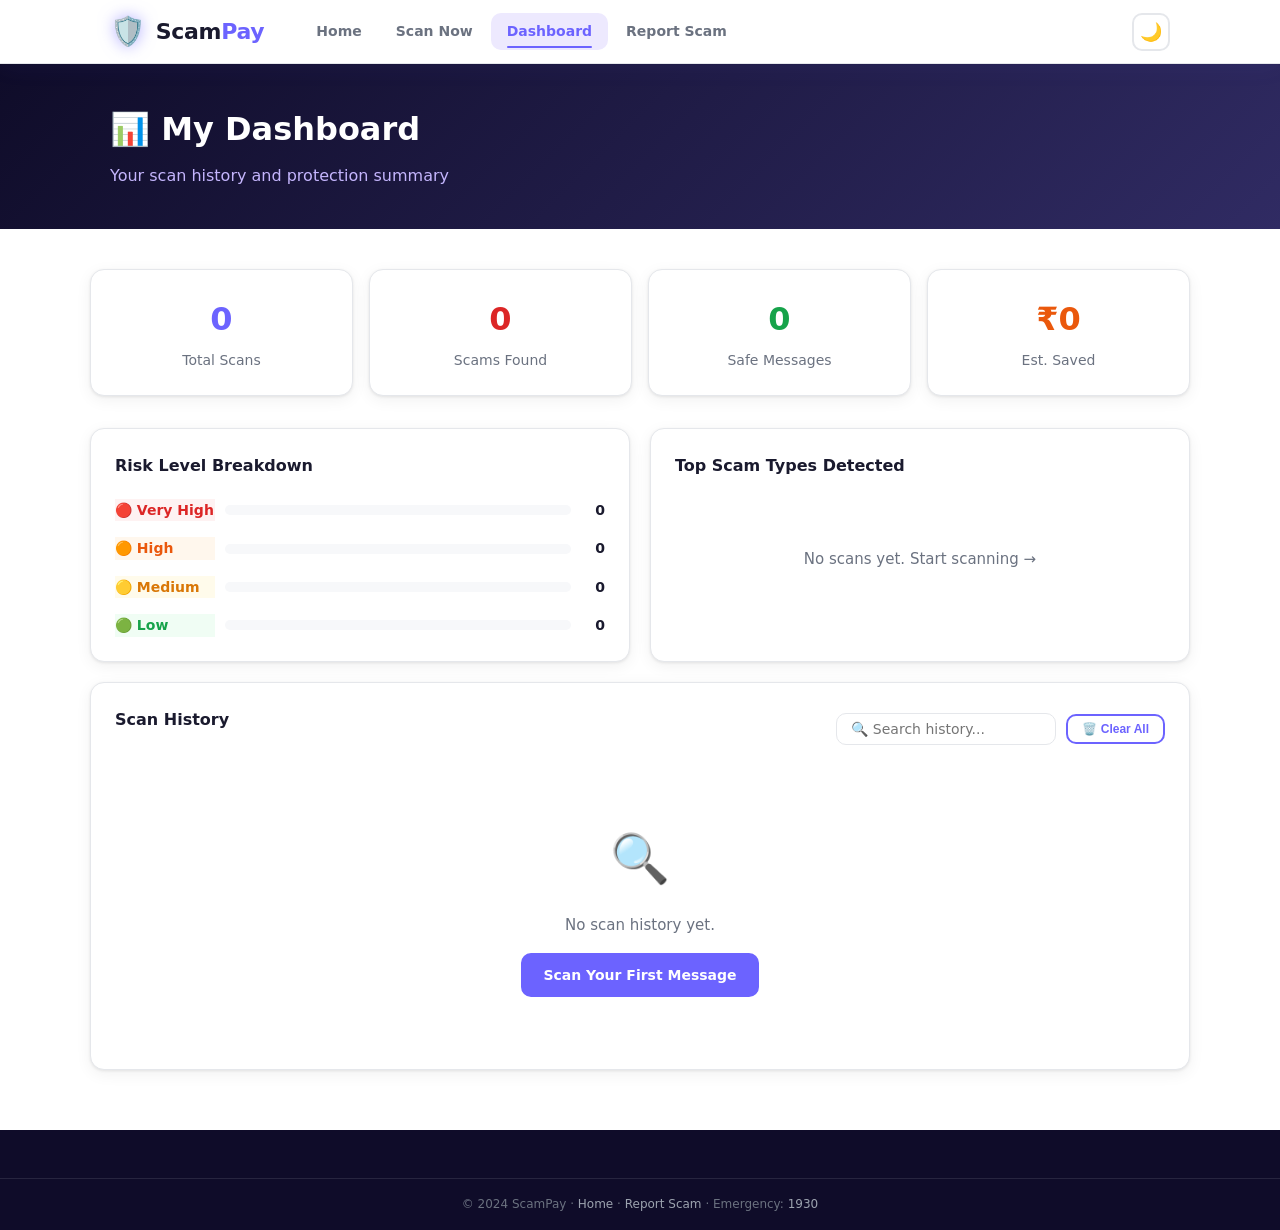
<file: scampay/dashboard.html>
<!DOCTYPE html>
<html lang="en">
<head>
  <meta charset="UTF-8" />
  <meta name="viewport" content="width=device-width, initial-scale=1.0" />
  <title>Dashboard — ScamPay</title>
  <link rel="stylesheet" href="assets/css/style.css" />
  <link rel="icon" href="assets/img/favicon.svg" type="image/svg+xml" />
</head>
<body>

  <nav class="navbar">
    <div class="nav-inner container">
      <a href="index.html" class="logo">
        <span class="logo-shield">🛡️</span>
        <span class="logo-text">Scam<span class="accent">Pay</span></span>
      </a>
      <ul class="nav-links">
        <li><a href="index.html">Home</a></li>
        <li><a href="scan.html">Scan Now</a></li>
        <li><a href="dashboard.html" class="active">Dashboard</a></li>
        <li><a href="report.html">Report Scam</a></li>
      </ul>
      <div class="nav-right">
        <button class="theme-toggle" id="themeToggle" title="Toggle dark / light mode">🌙</button>
        <button class="nav-toggle" id="navToggle" aria-label="Open menu">&#9776;</button>
      </div>
    </div>
  </nav>

  <div class="page-header">
    <div class="container">
      <h1>📊 My Dashboard</h1>
      <p>Your scan history and protection summary</p>
    </div>
  </div>

  <section class="container dashboard-section">

    <!-- SUMMARY CARDS -->
    <div class="dash-summary">
      <div class="dash-card dash-total">
        <div class="dash-num" id="totalScans">0</div>
        <div class="dash-label">Total Scans</div>
      </div>
      <div class="dash-card dash-scam">
        <div class="dash-num" id="scamsFound">0</div>
        <div class="dash-label">Scams Found</div>
      </div>
      <div class="dash-card dash-safe">
        <div class="dash-num" id="safeMsgs">0</div>
        <div class="dash-label">Safe Messages</div>
      </div>
      <div class="dash-card dash-saved">
        <div class="dash-num" id="moneySaved">₹0</div>
        <div class="dash-label">Est. Saved</div>
      </div>
    </div>

    <!-- RISK BREAKDOWN -->
    <div class="dash-row">
      <div class="dash-panel">
        <h3>Risk Level Breakdown</h3>
        <div class="risk-bars" id="riskBars">
          <div class="risk-bar-row">
            <span class="risk-label-sm risk-red">🔴 Very High</span>
            <div class="risk-bar-track"><div class="risk-bar-fill fill-red" id="barVH" style="width:0%"></div></div>
            <span class="risk-count" id="countVH">0</span>
          </div>
          <div class="risk-bar-row">
            <span class="risk-label-sm risk-orange">🟠 High</span>
            <div class="risk-bar-track"><div class="risk-bar-fill fill-orange" id="barH" style="width:0%"></div></div>
            <span class="risk-count" id="countH">0</span>
          </div>
          <div class="risk-bar-row">
            <span class="risk-label-sm risk-yellow">🟡 Medium</span>
            <div class="risk-bar-track"><div class="risk-bar-fill fill-yellow" id="barM" style="width:0%"></div></div>
            <span class="risk-count" id="countM">0</span>
          </div>
          <div class="risk-bar-row">
            <span class="risk-label-sm risk-green">🟢 Low</span>
            <div class="risk-bar-track"><div class="risk-bar-fill fill-green" id="barL" style="width:0%"></div></div>
            <span class="risk-count" id="countL">0</span>
          </div>
        </div>
      </div>

      <div class="dash-panel">
        <h3>Top Scam Types Detected</h3>
        <div id="scamTypesList" class="scam-types-list">
          <div class="empty-state">No scans yet. <a href="scan.html">Start scanning →</a></div>
        </div>
      </div>
    </div>

    <!-- HISTORY TABLE -->
    <div class="dash-panel history-panel">
      <div class="history-header">
        <h3>Scan History</h3>
        <div class="history-controls">
          <input type="text" id="historySearch" placeholder="🔍 Search history..." class="history-search" />
          <button class="btn btn-sm btn-outline" id="clearHistory">🗑️ Clear All</button>
        </div>
      </div>
      <div id="historyList" class="history-list">
        <div class="empty-state" id="emptyHistory">
          <div class="empty-icon">🔍</div>
          <p>No scan history yet.</p>
          <a href="scan.html" class="btn btn-primary">Scan Your First Message</a>
        </div>
      </div>
    </div>

  </section>

  <footer class="footer">
    <div class="footer-bottom">
      <p>© 2024 ScamPay · <a href="index.html">Home</a> · <a href="report.html">Report Scam</a> · Emergency: <a href="tel:1930">1930</a></p>
    </div>
  </footer>

  <script src="assets/js/main.js"></script>
  <script src="assets/js/dashboard.js"></script>
</body>
</html>
</file>
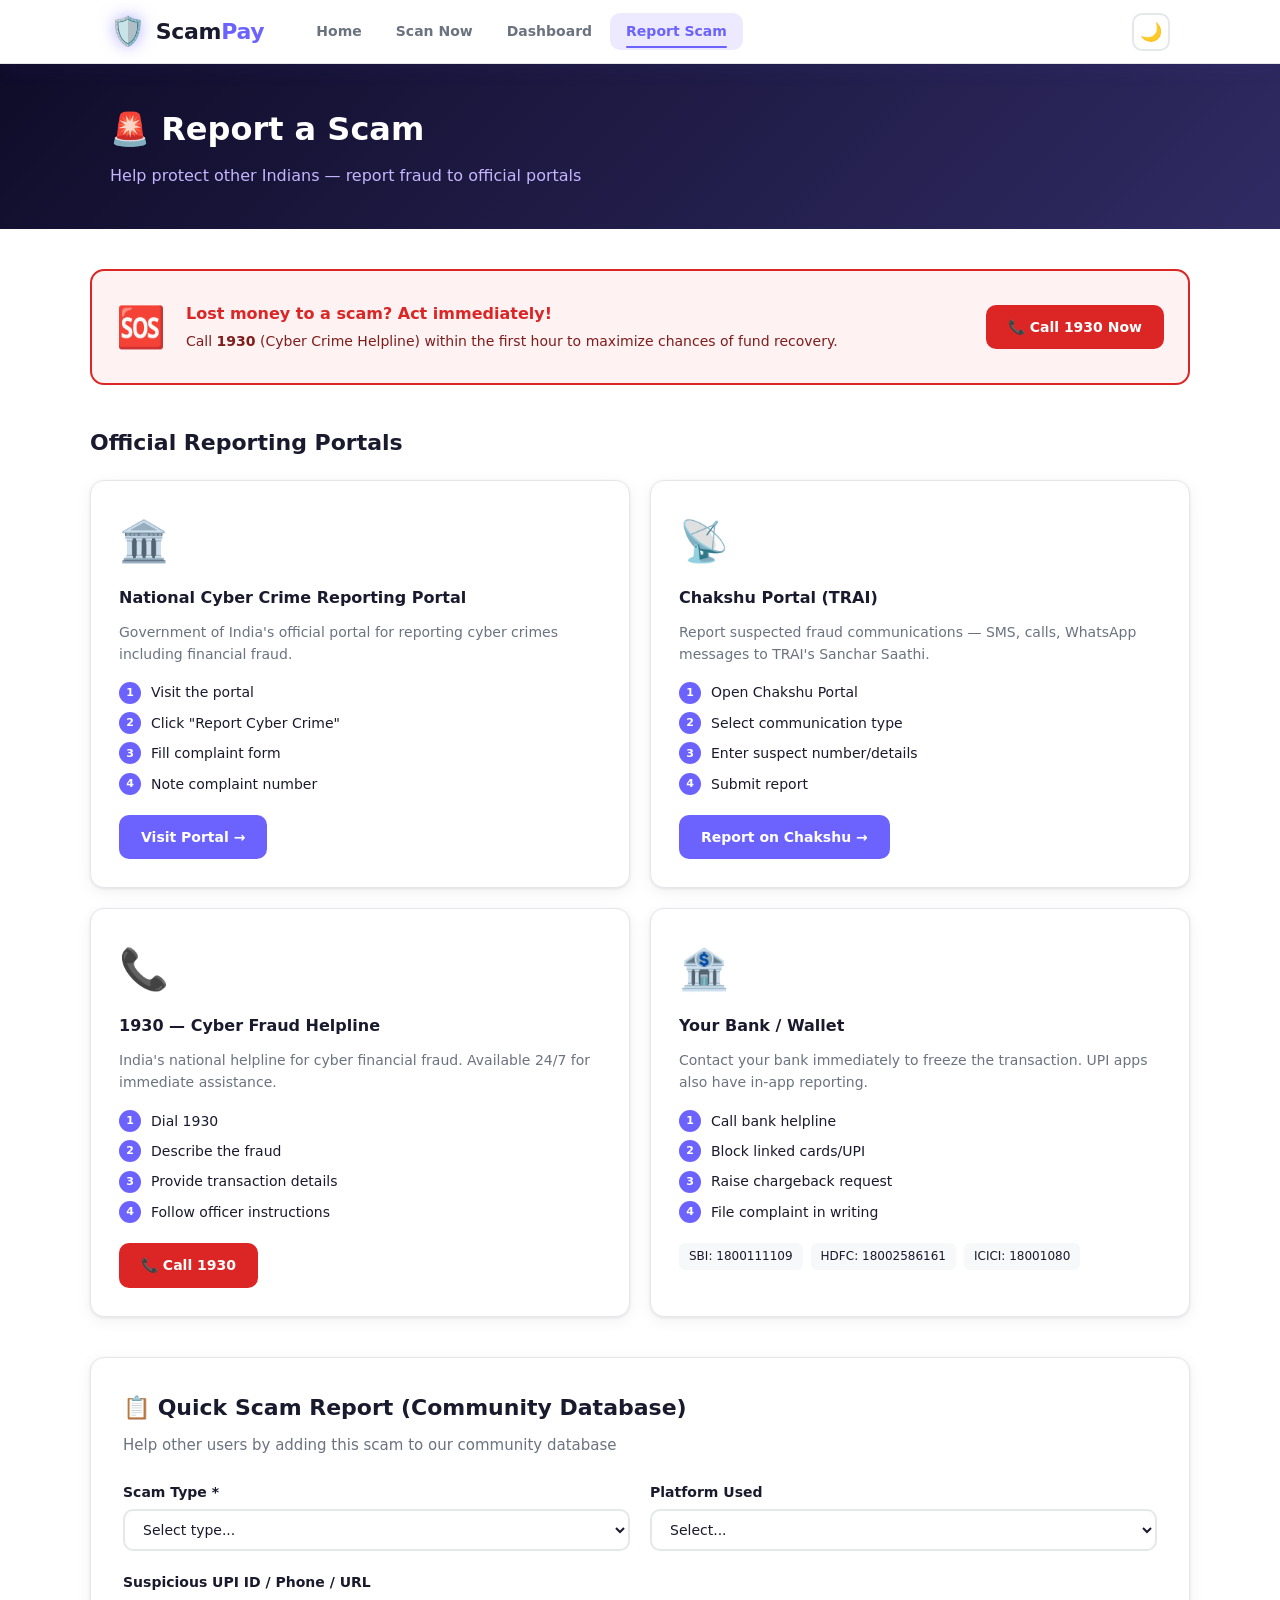
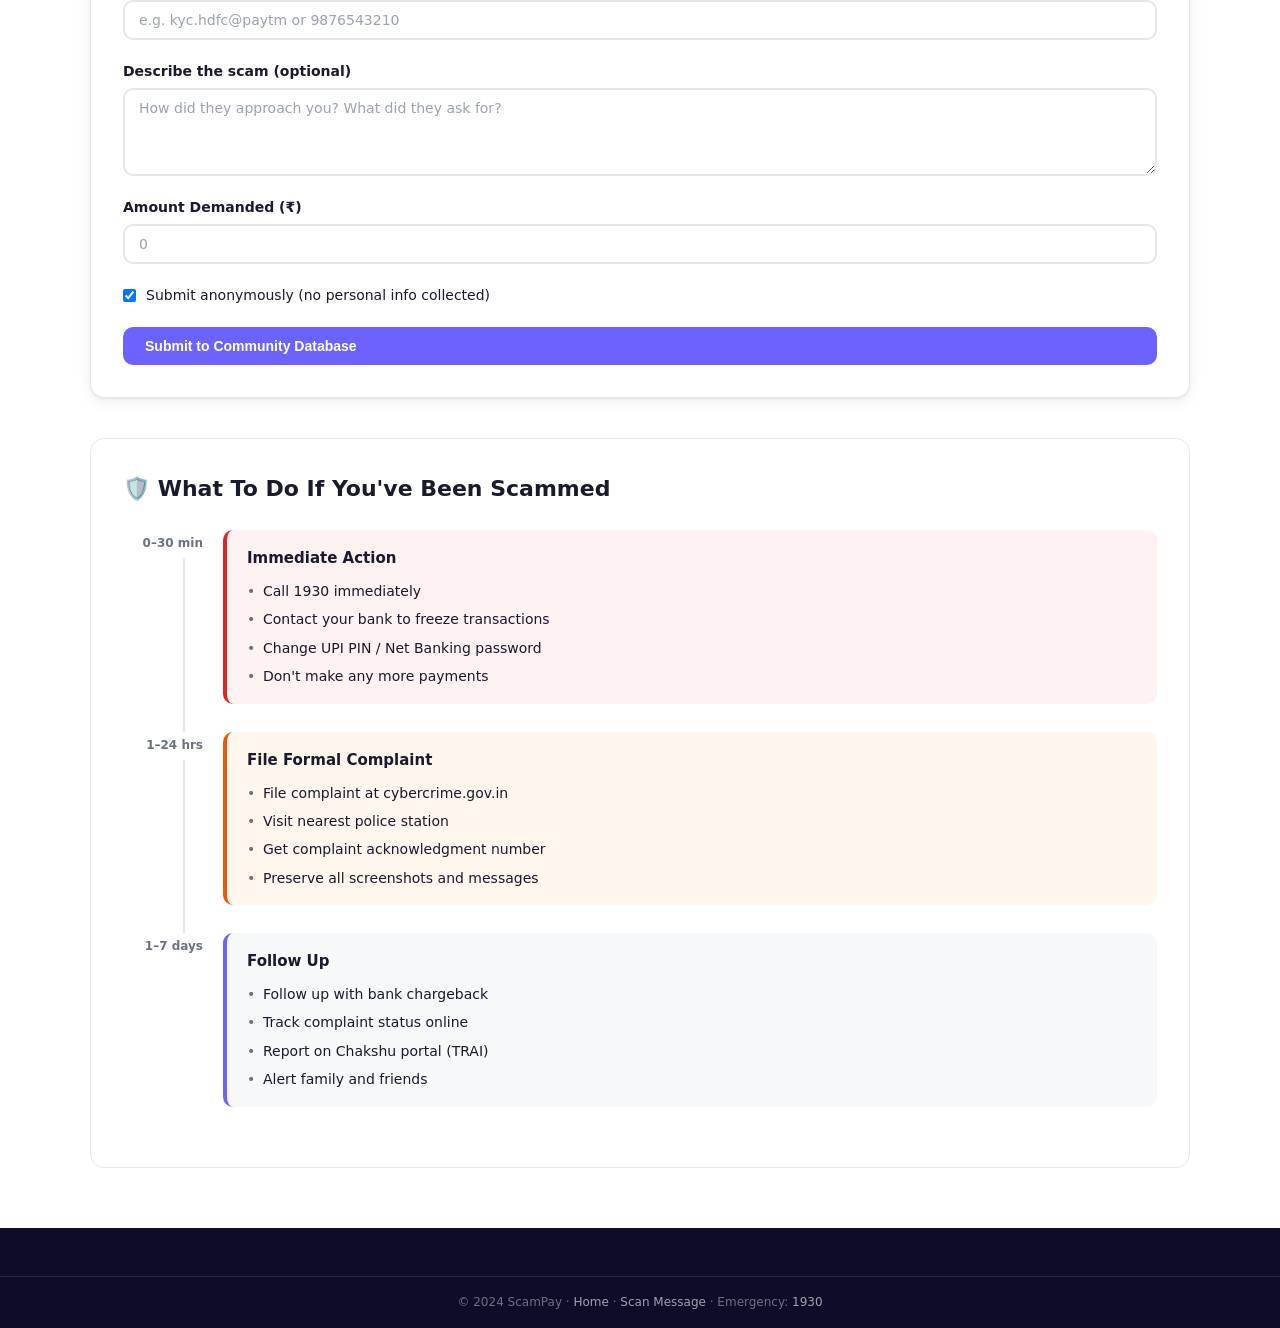
<file: scampay/report.html>
<!DOCTYPE html>
<html lang="en">
<head>
  <meta charset="UTF-8" />
  <meta name="viewport" content="width=device-width, initial-scale=1.0" />
  <title>Report a Scam — ScamPay</title>
  <link rel="stylesheet" href="assets/css/style.css" />
  <link rel="icon" href="assets/img/favicon.svg" type="image/svg+xml" />
</head>
<body>

  <nav class="navbar">
    <div class="nav-inner container">
      <a href="index.html" class="logo">
        <span class="logo-shield">🛡️</span>
        <span class="logo-text">Scam<span class="accent">Pay</span></span>
      </a>
      <ul class="nav-links">
        <li><a href="index.html">Home</a></li>
        <li><a href="scan.html">Scan Now</a></li>
        <li><a href="dashboard.html">Dashboard</a></li>
        <li><a href="report.html" class="active">Report Scam</a></li>
      </ul>
      <div class="nav-right">
        <button class="theme-toggle" id="themeToggle" title="Toggle dark / light mode">🌙</button>
        <button class="nav-toggle" id="navToggle" aria-label="Open menu">&#9776;</button>
      </div>
    </div>
  </nav>

  <div class="page-header">
    <div class="container">
      <h1>🚨 Report a Scam</h1>
      <p>Help protect other Indians — report fraud to official portals</p>
    </div>
  </div>

  <section class="container report-section">

    <!-- EMERGENCY BANNER -->
    <div class="emergency-banner">
      <div class="emergency-icon">🆘</div>
      <div class="emergency-text">
        <b>Lost money to a scam? Act immediately!</b>
        <p>Call <strong>1930</strong> (Cyber Crime Helpline) within the first hour to maximize chances of fund recovery.</p>
      </div>
      <a href="tel:1930" class="btn btn-danger">📞 Call 1930 Now</a>
    </div>

    <!-- REPORT PORTALS -->
    <h2 class="section-title">Official Reporting Portals</h2>
    <div class="portals-grid">
      <div class="portal-card">
        <div class="portal-logo">🏛️</div>
        <h3>National Cyber Crime Reporting Portal</h3>
        <p>Government of India's official portal for reporting cyber crimes including financial fraud.</p>
        <div class="portal-steps">
          <div class="portal-step"><span>1</span> Visit the portal</div>
          <div class="portal-step"><span>2</span> Click "Report Cyber Crime"</div>
          <div class="portal-step"><span>3</span> Fill complaint form</div>
          <div class="portal-step"><span>4</span> Note complaint number</div>
        </div>
        <a href="https://cybercrime.gov.in" target="_blank" class="btn btn-primary">Visit Portal →</a>
      </div>

      <div class="portal-card">
        <div class="portal-logo">📡</div>
        <h3>Chakshu Portal (TRAI)</h3>
        <p>Report suspected fraud communications — SMS, calls, WhatsApp messages to TRAI's Sanchar Saathi.</p>
        <div class="portal-steps">
          <div class="portal-step"><span>1</span> Open Chakshu Portal</div>
          <div class="portal-step"><span>2</span> Select communication type</div>
          <div class="portal-step"><span>3</span> Enter suspect number/details</div>
          <div class="portal-step"><span>4</span> Submit report</div>
        </div>
        <a href="https://sancharsaathi.gov.in/sfc/Home/sfc-complaint.jsp" target="_blank" class="btn btn-primary">Report on Chakshu →</a>
      </div>

      <div class="portal-card">
        <div class="portal-logo">📞</div>
        <h3>1930 — Cyber Fraud Helpline</h3>
        <p>India's national helpline for cyber financial fraud. Available 24/7 for immediate assistance.</p>
        <div class="portal-steps">
          <div class="portal-step"><span>1</span> Dial 1930</div>
          <div class="portal-step"><span>2</span> Describe the fraud</div>
          <div class="portal-step"><span>3</span> Provide transaction details</div>
          <div class="portal-step"><span>4</span> Follow officer instructions</div>
        </div>
        <a href="tel:1930" class="btn btn-danger">📞 Call 1930</a>
      </div>

      <div class="portal-card">
        <div class="portal-logo">🏦</div>
        <h3>Your Bank / Wallet</h3>
        <p>Contact your bank immediately to freeze the transaction. UPI apps also have in-app reporting.</p>
        <div class="portal-steps">
          <div class="portal-step"><span>1</span> Call bank helpline</div>
          <div class="portal-step"><span>2</span> Block linked cards/UPI</div>
          <div class="portal-step"><span>3</span> Raise chargeback request</div>
          <div class="portal-step"><span>4</span> File complaint in writing</div>
        </div>
        <div class="bank-numbers">
          <span>SBI: 1800111109</span><span>HDFC: 18002586161</span><span>ICICI: 18001080</span>
        </div>
      </div>
    </div>

    <!-- QUICK REPORT FORM -->
    <div class="quick-report">
      <h2>📋 Quick Scam Report (Community Database)</h2>
      <p class="section-sub">Help other users by adding this scam to our community database</p>
      <form id="reportForm" class="report-form">
        <div class="form-row">
          <div class="form-group">
            <label>Scam Type *</label>
            <select name="scamType" required>
              <option value="">Select type...</option>
              <option>OTP Scam</option>
              <option>KYC Scam</option>
              <option>UPI Fraud</option>
              <option>Fake Customer Care</option>
              <option>Lottery/Reward Scam</option>
              <option>Investment Fraud</option>
              <option>Phishing Link</option>
              <option>Refund Scam</option>
              <option>Other</option>
            </select>
          </div>
          <div class="form-group">
            <label>Platform Used</label>
            <select name="platform">
              <option value="">Select...</option>
              <option>SMS</option>
              <option>WhatsApp</option>
              <option>Email</option>
              <option>Phone Call</option>
              <option>Telegram</option>
              <option>Other</option>
            </select>
          </div>
        </div>
        <div class="form-group">
          <label>Suspicious UPI ID / Phone / URL</label>
          <input type="text" name="identifier" placeholder="e.g. kyc.hdfc@paytm or 9876543210" />
        </div>
        <div class="form-group">
          <label>Describe the scam (optional)</label>
          <textarea name="description" rows="4" placeholder="How did they approach you? What did they ask for?"></textarea>
        </div>
        <div class="form-group">
          <label>Amount Demanded (₹)</label>
          <input type="number" name="amount" placeholder="0" />
        </div>
        <div class="form-check">
          <input type="checkbox" id="agreeAnon" name="anonymous" checked />
          <label for="agreeAnon">Submit anonymously (no personal info collected)</label>
        </div>
        <button type="submit" class="btn btn-primary">Submit to Community Database</button>
      </form>
      <div id="reportSuccess" class="report-success" style="display:none">
        <div class="success-icon">✅</div>
        <h3>Report Submitted!</h3>
        <p>Thank you for helping protect other Indians from this scam. Your report has been added to our community database.</p>
        <a href="scan.html" class="btn btn-outline">Scan Another Message</a>
      </div>
    </div>

    <!-- SAFETY GUIDE -->
    <div class="safety-guide">
      <h2>🛡️ What To Do If You've Been Scammed</h2>
      <div class="safety-timeline">
        <div class="timeline-item">
          <div class="timeline-time">0–30 min</div>
          <div class="timeline-content urgent">
            <h4>Immediate Action</h4>
            <ul>
              <li>Call 1930 immediately</li>
              <li>Contact your bank to freeze transactions</li>
              <li>Change UPI PIN / Net Banking password</li>
              <li>Don't make any more payments</li>
            </ul>
          </div>
        </div>
        <div class="timeline-item">
          <div class="timeline-time">1–24 hrs</div>
          <div class="timeline-content warning">
            <h4>File Formal Complaint</h4>
            <ul>
              <li>File complaint at cybercrime.gov.in</li>
              <li>Visit nearest police station</li>
              <li>Get complaint acknowledgment number</li>
              <li>Preserve all screenshots and messages</li>
            </ul>
          </div>
        </div>
        <div class="timeline-item">
          <div class="timeline-time">1–7 days</div>
          <div class="timeline-content normal">
            <h4>Follow Up</h4>
            <ul>
              <li>Follow up with bank chargeback</li>
              <li>Track complaint status online</li>
              <li>Report on Chakshu portal (TRAI)</li>
              <li>Alert family and friends</li>
            </ul>
          </div>
        </div>
      </div>
    </div>

  </section>

  <footer class="footer">
    <div class="footer-bottom">
      <p>© 2024 ScamPay · <a href="index.html">Home</a> · <a href="scan.html">Scan Message</a> · Emergency: <a href="tel:1930">1930</a></p>
    </div>
  </footer>

  <script src="assets/js/main.js"></script>
  <script src="assets/js/report.js"></script>
</body>
</html>
</file>
<file: scampay/assets/css/style.css>
/* ============================================
   ScamPay — Main Stylesheet
   ============================================ */

/* RESET & BASE */
*, *::before, *::after { box-sizing: border-box; margin: 0; padding: 0; }
html { scroll-behavior: smooth; }
body {
  font-family: -apple-system, "Segoe UI", system-ui, Roboto, sans-serif;
  font-size: var(--text-md);
  line-height: 1.6;
  color: #1a1a2e;
  background: #ffffff;
}
a { color: inherit; text-decoration: none; }
img { max-width: 100%; display: block; }
ul { list-style: none; }

/* VARIABLES */
:root {
  --bg: #ffffff;
  --surface: #f7f8fa;
  --border: #e5e7eb;
  --text: #1a1a2e;
  --muted: #6b7280;
  --accent: #6c63ff;
  --accent-dark: #4f46e5;
  --accent-light: #ede9fe;
  --danger: #dc2626;
  --danger-bg: #fef2f2;
  --orange: #ea580c;
  --orange-bg: #fff7ed;
  --yellow: #d97706;
  --yellow-bg: #fffbeb;
  --green: #16a34a;
  --green-bg: #f0fdf4;
  --nav-h: 64px;

  /* ── Issue 3: unified radius scale (6 steps) ── */
  --radius-xs:  4px;   /* pill chips, tiny tags      */
  --radius-sm:  6px;   /* badges, small buttons      */
  --radius:    10px;   /* cards, inputs, tabs        */
  --radius-lg: 14px;   /* large cards, panels        */
  --radius-xl: 20px;   /* hero badge pill            */
  --radius-full: 50%;  /* circles / avatar rings     */

  /* ── Issue 1: unified type scale (9 steps) ── */
  --text-xs:   11px;   /* micro labels, meta         */
  --text-sm:   12px;   /* captions, helper text      */
  --text-base: 14px;   /* body / UI controls         */
  --text-md:   15px;   /* slightly larger body       */
  --text-lg:   16px;   /* section sub-headings       */
  --text-xl:   18px;   /* card headings              */
  --text-2xl:  22px;   /* logo, sub-section titles   */
  --text-3xl:  32px;   /* section h2                 */
  --text-4xl:  48px;   /* hero h1                    */

  /* ── Issue 2: unified text-colour palette ── */
  --clr-on-dark:    #e5e7eb;   /* body text on dark bg  */
  --clr-muted-dark: #9ca3af;   /* muted text on dark bg */
  --clr-accent-dim: #c4b5fd;   /* accent-tinted on dark */
  --clr-accent-hi:  #a78bfa;   /* bright accent on dark */

  --shadow: 0 1px 3px rgba(0,0,0,0.08), 0 4px 16px rgba(0,0,0,0.06);
  --shadow-lg: 0 8px 32px rgba(0,0,0,0.12);
}

/* CONTAINER */
.container { max-width: 1100px; margin: 0 auto; padding: 0 20px; }

/* ============================================
   NAVBAR
   ============================================ */
.navbar {
  position: sticky;
  top: 0;
  z-index: 1000;
  height: var(--nav-h);
  background: rgba(255,255,255,0.92);
  border-bottom: 1px solid var(--border);
  backdrop-filter: blur(20px);
  -webkit-backdrop-filter: blur(20px);
  box-shadow: 0 1px 0 rgba(0,0,0,0.04), 0 4px 24px rgba(108,99,255,0.06);
  transition: background 0.3s, box-shadow 0.3s;
}
.nav-inner {
  height: 100%;
  display: flex;
  align-items: center;
  gap: 0;
}

/* LOGO */
.logo {
  display: flex;
  align-items: center;
  gap: 10px;
  font-size: var(--text-2xl);
  font-weight: 900;
  color: var(--text);
  flex-shrink: 0;
  margin-right: 36px;
  letter-spacing: -0.3px;
  text-decoration: none;
  transition: opacity 0.15s;
}
.logo:hover { opacity: 0.85; }
.logo-shield {
  font-size: 1.3em;
  filter: drop-shadow(0 0 8px rgba(108,99,255,0.5));
}
.logo-text .accent { color: var(--accent); }

/* NAV LINKS */
.nav-links {
  display: flex;
  gap: 2px;
  flex: 1;
  align-items: center;
}
.nav-links li { position: relative; }
.nav-links a {
  display: block;
  padding: 7px 16px;
  border-radius: var(--radius);
  font-size: var(--text-base);
  font-weight: 600;
  color: var(--muted);
  transition: color 0.18s, background 0.18s;
  position: relative;
}
/* Animated underline bar */
.nav-links a::after {
  content: '';
  position: absolute;
  bottom: 2px;
  left: 16px;
  right: 16px;
  height: 2px;
  border-radius: 2px;
  background: var(--accent);
  transform: scaleX(0);
  transform-origin: center;
  transition: transform 0.22s cubic-bezier(.4,0,.2,1);
}
.nav-links a:hover {
  color: var(--text);
  background: var(--accent-light);
}
.nav-links a:hover::after { transform: scaleX(0.6); }
.nav-links a.active {
  color: var(--accent);
  background: var(--accent-light);
  font-weight: 700;
}
.nav-links a.active::after { transform: scaleX(1); }

/* NAV RIGHT GROUP */
.nav-right {
  display: flex;
  align-items: center;
  gap: 8px;
  margin-left: auto;
}

/* MOBILE HAMBURGER */
.nav-toggle {
  display: none;
  background: none;
  border: 2px solid var(--border);
  border-radius: 8px;
  width: 36px;
  height: 36px;
  font-size: var(--text-lg);
  cursor: pointer;
  color: var(--text);
  align-items: center;
  justify-content: center;
  transition: background 0.15s, border-color 0.15s;
  flex-shrink: 0;
}
.nav-toggle:hover { background: var(--accent-light); border-color: var(--accent); }

/* ============================================
   BUTTONS
   ============================================ */
.btn {
  display: inline-flex;
  align-items: center;
  gap: 6px;
  padding: 9px 20px;
  border-radius: var(--radius);
  font-size: var(--text-base);
  font-weight: 600;
  cursor: pointer;
  border: 2px solid transparent;
  transition: all 0.15s;
  text-align: center;
  white-space: nowrap;
}
.btn-primary {
  background: var(--accent);
  color: #fff;
  border-color: var(--accent);
}
.btn-primary:hover { background: var(--accent-dark); border-color: var(--accent-dark); }
.btn-outline {
  background: transparent;
  color: var(--accent);
  border-color: var(--accent);
}
.btn-outline:hover { background: var(--accent-light); }
.btn-danger {
  background: var(--danger);
  color: #fff;
  border-color: var(--danger);
}
.btn-danger:hover { background: #b91c1c; }
.btn-lg { padding: 12px 28px; font-size: var(--text-md); border-radius: var(--radius); }
.btn-xl { padding: 14px 36px; font-size: var(--text-lg); border-radius: var(--radius); width: 100%; justify-content: center; }
.btn-sm { padding: 6px 14px; font-size: var(--text-sm); }

/* ============================================
   HERO
   ============================================ */
.hero {
  background: linear-gradient(135deg, #0f0c29, #302b63, #24243e);
  color: white;
  padding: 80px 0 60px;
  overflow: hidden;
}
.hero-inner {
  display: grid;
  grid-template-columns: 1fr 1fr;
  gap: 60px;
  align-items: center;
}
.hero-badge {
  display: inline-block;
  background: rgba(108,99,255,0.3);
  border: 1px solid rgba(108,99,255,0.5);
  color: var(--clr-accent-dim);
  padding: 6px 16px;
  border-radius: var(--radius-xl);
  font-size: var(--text-sm);
  font-weight: 600;
  margin-bottom: 20px;
}
.hero h1 {
  font-size: var(--text-4xl);
  font-weight: 800;
  line-height: 1.15;
  margin-bottom: 20px;
}
.hero h1 .accent { color: var(--clr-accent-hi); }
.hero-sub {
  font-size: var(--text-lg);
  color: var(--clr-accent-dim);
  margin-bottom: 32px;
  line-height: 1.7;
}
.hero-actions { display: flex; gap: 16px; flex-wrap: wrap; margin-bottom: 40px; }
.hero-actions .btn-outline { color: white; border-color: rgba(255,255,255,0.4); }
.hero-actions .btn-outline:hover { background: rgba(255,255,255,0.1); }
.hero-stats {
  display: flex;
  gap: 32px;
  border-top: 1px solid rgba(255,255,255,0.15);
  padding-top: 24px;
}
.stat { display: flex; flex-direction: column; }
.stat-num { font-size: var(--text-2xl); font-weight: 800; color: var(--clr-accent-hi); }
.stat-label { font-size: var(--text-sm); color: var(--clr-muted-dark); text-transform: uppercase; letter-spacing: 0.5px; }

/* PHONE MOCK */
.phone-mock {
  background: linear-gradient(145deg, #1e1b4b, #312e81);
  border-radius: 28px;
  padding: 6px;
  box-shadow: 0 20px 60px rgba(0,0,0,0.5);
  max-width: 320px;
  margin: 0 auto;
  border: 2px solid rgba(108,99,255,0.4);
}
.phone-screen {
  background: #0f0e1a;
  border-radius: 22px;
  padding: 24px 20px;
}
.mock-msg {
  background: #1e1b4b;
  border-radius: 12px;
  padding: 16px;
  margin-bottom: 16px;
  border-left: 4px solid var(--danger);
}
.mock-sender { font-size: var(--text-xs); color: var(--clr-muted-dark); margin-bottom: 8px; font-weight: 600; }
.mock-body { font-size: var(--text-base); color: var(--clr-on-dark); line-height: 1.5; margin-bottom: 10px; }
.mock-tag {
  display: inline-block;
  padding: 4px 10px;
  border-radius: var(--radius-sm);
  font-size: var(--text-xs);
  font-weight: 700;
}
.scam-tag { background: rgba(220,38,38,0.2); color: #fca5a5; border: 1px solid rgba(220,38,38,0.3); }
.mock-score {
  display: flex;
  align-items: center;
  gap: 16px;
  background: #1e1b4b;
  border-radius: 12px;
  padding: 16px;
}
.score-ring {
  width: 56px;
  height: 56px;
  border-radius: var(--radius-full);
  display: flex;
  align-items: center;
  justify-content: center;
  font-size: var(--text-xl);
  font-weight: 800;
  flex-shrink: 0;
}
.ring-red { background: rgba(220,38,38,0.2); color: #fca5a5; border: 3px solid #dc2626; }
.ring-orange { background: rgba(234,88,12,0.2); color: #fdba74; border: 3px solid #ea580c; }
.ring-yellow { background: rgba(217,119,6,0.2); color: #fcd34d; border: 3px solid #d97706; }
.ring-green { background: rgba(22,163,74,0.2); color: #86efac; border: 3px solid #16a34a; }
.score-label { font-size: var(--text-xs); color: var(--clr-muted-dark); margin-bottom: 2px; }
.score-cat { font-size: var(--text-base); color: var(--clr-on-dark); font-weight: 600; }

/* ============================================
   MARQUEE
   ============================================ */
.marquee-wrap {
  background: var(--accent);
  padding: 12px 0;
  overflow: hidden;
}
.marquee-track {
  display: flex;
  gap: 0;
  animation: marquee 30s linear infinite;
  white-space: nowrap;
}
.marquee-track span {
  padding: 0 32px;
  color: white;
  font-size: var(--text-base);
  font-weight: 600;
  letter-spacing: 0.5px;
  border-right: 1px solid rgba(255,255,255,0.3);
}
@keyframes marquee {
  0% { transform: translateX(0); }
  100% { transform: translateX(-50%); }
}

/* ============================================
   SECTIONS
   ============================================ */
.section { padding: 80px 0; }
.section-alt { background: var(--surface); }
.section-header { text-align: center; margin-bottom: 48px; }
.section-header h2 { font-size: var(--text-3xl); font-weight: 800; margin-bottom: 12px; }
.section-header p { color: var(--muted); font-size: var(--text-lg); }
.section-title { font-size: var(--text-2xl); font-weight: 700; margin: 40px 0 20px; }
.section-sub { color: var(--muted); margin-bottom: 24px; }
.accent { color: var(--accent); }

/* STEPS */
.steps-grid {
  display: grid;
  grid-template-columns: repeat(3, 1fr);
  gap: 24px;
}
.step-card {
  background: white;
  border: 1px solid var(--border);
  border-radius: var(--radius-lg);
  padding: 32px 24px;
  position: relative;
  text-align: center;
  box-shadow: var(--shadow);
}
.step-num {
  position: absolute;
  top: 20px;
  right: 20px;
  font-size: var(--text-3xl);
  font-weight: 900;
  color: var(--accent-light);
  line-height: 1;
}
.step-icon { font-size: 40px; margin-bottom: 16px; }
.step-card h3 { font-size: var(--text-xl); font-weight: 700; margin-bottom: 10px; }
.step-card p { color: var(--muted); font-size: var(--text-base); }

/* SCAM CARDS */
.scam-grid {
  display: grid;
  grid-template-columns: repeat(4, 1fr);
  gap: 16px;
}
.scam-card {
  background: white;
  border: 1px solid var(--border);
  border-radius: var(--radius);
  padding: 24px 20px;
  transition: all 0.2s;
}
.scam-card:hover { box-shadow: var(--shadow-lg); transform: translateY(-2px); border-color: var(--accent); }
.scam-icon { font-size: 32px; margin-bottom: 12px; }
.scam-card h3 { font-size: var(--text-md); font-weight: 700; margin-bottom: 8px; }
.scam-card p { font-size: var(--text-base); color: var(--muted); }

/* CTA SECTION */
/* Issue 9: give the CTA column more breathing room and let the button grow */
.cta-section { background: linear-gradient(135deg, #0f0c29, #302b63); color: white; }
.cta-inner { display: grid; grid-template-columns: 1fr 1fr; gap: 60px; align-items: center; }
.cta-text { display: flex; flex-direction: column; align-items: flex-start; }
.cta-text .btn-lg {
  padding: 16px 40px;
  font-size: var(--text-lg);
  border-radius: var(--radius);
  box-shadow: 0 0 0 4px rgba(108,99,255,0.25);
  margin-top: 8px;
}
.cta-text .btn-lg:hover { box-shadow: 0 0 0 6px rgba(108,99,255,0.35); }
.cta-text h2 { font-size: var(--text-3xl); font-weight: 800; margin-bottom: 16px; }
.cta-text p { color: var(--clr-accent-dim); margin-bottom: 32px; font-size: var(--text-lg); }
.cta-tips { display: flex; flex-direction: column; gap: 16px; }
.tip-card {
  display: flex;
  gap: 14px;
  align-items: flex-start;
  background: rgba(255,255,255,0.08);
  border-radius: 10px;
  padding: 16px;
}
.tip-icon { font-size: 20px; flex-shrink: 0; }
.tip-card p { font-size: var(--text-base); color: var(--clr-on-dark); }

/* TESTIMONIALS */
/* Issue 8: flex column with mt-auto pins the badge to the card bottom */
.testimonials { display: grid; grid-template-columns: repeat(3, 1fr); gap: 24px; align-items: stretch; }
.testimonial-card {
  background: white;
  border: 1px solid var(--border);
  border-radius: var(--radius-lg);
  padding: 28px 24px;
  box-shadow: var(--shadow);
  display: flex;
  flex-direction: column;
}
.testi-quote { font-size: var(--text-base); color: var(--text); line-height: 1.7; margin-bottom: 16px; font-style: italic; flex: 1; }
.testi-author { font-size: var(--text-base); font-weight: 600; margin-bottom: 12px; }
.testi-score {
  display: inline-block;
  padding: 4px 12px;
  border-radius: var(--radius-sm);
  font-size: var(--text-sm);
  font-weight: 600;
  align-self: flex-start;
}
.risk-red { background: var(--danger-bg); color: var(--danger); }
.risk-orange { background: var(--orange-bg); color: var(--orange); }
.risk-yellow { background: var(--yellow-bg); color: var(--yellow); }
.risk-green { background: var(--green-bg); color: var(--green); }

/* ============================================
   PAGE HEADER
   ============================================ */
.page-header {
  background: linear-gradient(135deg, #0f0c29, #302b63);
  color: white;
  padding: 40px 0;
}
.page-header h1 { font-size: var(--text-3xl); font-weight: 800; margin-bottom: 8px; }
.page-header p { color: var(--clr-accent-dim); font-size: var(--text-lg); }

/* ============================================
   SCAN PAGE
   ============================================ */
.scan-section { padding: 40px 0 60px; }
.scan-tabs {
  display: flex;
  gap: 4px;
  background: var(--surface);
  border: 1px solid var(--border);
  border-radius: 12px;
  padding: 4px;
  margin-bottom: 0;
  width: fit-content;
}
.tab-btn {
  padding: 10px 22px;
  border: none;
  background: transparent;
  border-radius: var(--radius);
  font-size: var(--text-base);
  font-weight: 600;
  color: var(--muted);
  cursor: pointer;
  transition: all 0.15s;
}
.tab-btn.active, .tab-btn:hover {
  background: white;
  color: var(--accent);
  box-shadow: var(--shadow);
}
.scan-card {
  background: white;
  border: 1px solid var(--border);
  border-radius: var(--radius-lg);
  padding: 32px;
  margin-top: 16px;
  box-shadow: var(--shadow);
}
/* scan-tabs pill container */
.scan-tabs {
  border-radius: var(--radius);
}
.tab-panel { display: none; }
.tab-panel.active { display: block; }
.input-label { display: block; font-size: var(--text-base); font-weight: 600; margin-bottom: 10px; color: var(--text); }
.scan-textarea {
  width: 100%;
  border: 2px solid var(--border);
  border-radius: var(--radius);
  padding: 16px;
  font-size: var(--text-base);
  font-family: inherit;
  color: #1a1a2e;
  background: #ffffff;
  resize: vertical;
  transition: border-color 0.15s;
  line-height: 1.6;
  caret-color: #1a1a2e;
}
.scan-textarea:focus { outline: none; border-color: var(--accent); }
.scan-textarea::placeholder { color: #9ca3af; }
.char-count { text-align: right; font-size: var(--text-sm); color: var(--muted); margin-top: 6px; }
.sample-msgs, .id-examples { display: flex; gap: 8px; align-items: center; flex-wrap: wrap; margin-top: 16px; }
.sample-label { font-size: var(--text-sm); color: var(--muted); font-weight: 600; }
.sample-btn {
  padding: 5px 12px;
  border: 1px solid var(--border);
  background: var(--surface);
  border-radius: var(--radius-sm);
  font-size: var(--text-sm);
  cursor: pointer;
  color: var(--text);
  transition: all 0.15s;
  font-family: inherit;
}
.sample-btn:hover { border-color: var(--accent); color: var(--accent); background: var(--accent-light); }
.upload-zone {
  border: 2px dashed var(--border);
  border-radius: var(--radius-lg);
  padding: 48px 24px;
  text-align: center;
  cursor: pointer;
  transition: all 0.15s;
}
.upload-zone:hover, .upload-zone.dragging { border-color: var(--accent); background: var(--accent-light); }
.upload-icon { font-size: 40px; margin-bottom: 16px; }
.upload-zone p { color: var(--muted); margin-bottom: 8px; }
.upload-sub { font-size: var(--text-base); margin-bottom: 20px !important; }
.upload-preview {
  display: flex;
  gap: 16px;
  align-items: flex-start;
  padding: 16px;
  background: var(--surface);
  border-radius: var(--radius);
  margin-top: 16px;
}
.upload-preview img { max-height: 200px; border-radius: var(--radius-xs); border: 1px solid var(--border); }
.ocr-note { margin-top: 12px; font-size: var(--text-base); color: var(--muted); }
.id-input-group { display: flex; gap: 12px; }
.id-select {
  border: 2px solid var(--border);
  border-radius: var(--radius);
  padding: 10px 14px;
  font-size: var(--text-base);
  font-family: inherit;
  color: #1a1a2e;
  background: #ffffff;
  min-width: 180px;
}
.id-select:focus { outline: none; border-color: var(--accent); }
.id-input {
  flex: 1;
  border: 2px solid var(--border);
  border-radius: var(--radius);
  padding: 10px 14px;
  font-size: var(--text-base);
  font-family: inherit;
  color: #1a1a2e;
  background: #ffffff;
  caret-color: #1a1a2e;
}
.id-input:focus { outline: none; border-color: var(--accent); }
.id-input::placeholder { color: #9ca3af; }
.scan-action { margin-top: 28px; }
.scan-privacy { text-align: center; font-size: var(--text-sm); color: var(--muted); margin-top: 10px; }
.spinner {
  width: 18px;
  height: 18px;
  border: 3px solid rgba(255,255,255,0.3);
  border-top-color: white;
  border-radius: 50%;
  animation: spin 0.7s linear infinite;
  display: inline-block;
}
@keyframes spin { to { transform: rotate(360deg); } }

/* EXTRACT INFO */
.extract-info { margin-top: 48px; }
.extract-info h3 { font-size: var(--text-xl); font-weight: 700; margin-bottom: 20px; }
.extract-grid { display: grid; grid-template-columns: repeat(3, 1fr); gap: 16px; }
.extract-item {
  background: var(--surface);
  border: 1px solid var(--border);
  border-radius: var(--radius);
  padding: 20px;
}
.extract-item span { font-size: var(--text-2xl); display: block; margin-bottom: 8px; }
.extract-item b { font-size: var(--text-base); display: block; margin-bottom: 4px; }
.extract-item p { font-size: var(--text-base); color: var(--muted); }

/* ============================================
   RESULT PANEL
   ============================================ */
#resultPanel { margin-top: 24px; }
.result-card {
  border-radius: var(--radius-lg);
  padding: 32px;
  margin-bottom: 20px;
  border: 2px solid;
}
.result-card.risk-very-high { border-color: var(--danger); background: var(--danger-bg); }
.result-card.risk-high { border-color: var(--orange); background: var(--orange-bg); }
.result-card.risk-medium { border-color: var(--yellow); background: var(--yellow-bg); }
.result-card.risk-low { border-color: var(--green); background: var(--green-bg); }
.result-header { display: flex; align-items: center; gap: 24px; margin-bottom: 24px; }
.big-score-ring {
  width: 100px;
  height: 100px;
  border-radius: var(--radius-full);
  display: flex;
  flex-direction: column;
  align-items: center;
  justify-content: center;
  font-size: var(--text-3xl);
  font-weight: 900;
  flex-shrink: 0;
  border: 5px solid;
}
.big-score-ring .score-denom { font-size: var(--text-base); font-weight: 600; opacity: 0.7; }
.result-meta h2 { font-size: var(--text-2xl); font-weight: 800; margin-bottom: 4px; }
.result-meta .risk-label { font-size: var(--text-lg); font-weight: 700; }
.result-meta .risk-cat { font-size: var(--text-base); color: var(--muted); margin-top: 4px; }
.result-findings h3 { font-size: var(--text-lg); font-weight: 700; margin-bottom: 14px; }
.findings-list { display: flex; flex-direction: column; gap: 8px; margin-bottom: 20px; }
.finding-item {
  display: flex;
  align-items: flex-start;
  gap: 10px;
  font-size: var(--text-base);
  padding: 10px 14px;
  background: rgba(255,255,255,0.7);
  border-radius: var(--radius);
}
.finding-icon { font-size: var(--text-lg); flex-shrink: 0; }
.extracted-info { margin-top: 16px; }
.extracted-info h3 { font-size: var(--text-base); font-weight: 700; margin-bottom: 10px; }
.extracted-tags { display: flex; flex-wrap: wrap; gap: 8px; }
.extracted-tag {
  display: inline-flex;
  align-items: center;
  gap: 6px;
  padding: 6px 12px;
  border-radius: var(--radius-sm);
  font-size: var(--text-sm);
  font-weight: 600;
  background: rgba(255,255,255,0.8);
  border: 1px solid var(--border);
}
.safety-section {
  background: white;
  border: 1px solid var(--border);
  border-radius: var(--radius-lg);
  padding: 24px;
  margin-bottom: 20px;
}
.safety-section h3 { font-size: var(--text-xl); font-weight: 700; margin-bottom: 16px; color: var(--text); }
.advice-list { display: flex; flex-direction: column; gap: 10px; }
.advice-item {
  display: flex;
  align-items: flex-start;
  gap: 12px;
  padding: 12px 16px;
  background: var(--surface);
  border-radius: var(--radius);
  font-size: var(--text-base);
}
.advice-icon { font-size: var(--text-xl); flex-shrink: 0; }
.result-actions { display: flex; gap: 12px; flex-wrap: wrap; margin-top: 20px; }

/* ============================================
   DASHBOARD
   ============================================ */
.dashboard-section { padding: 40px 0 60px; }
.dash-summary { display: grid; grid-template-columns: repeat(4, 1fr); gap: 16px; margin-bottom: 32px; }
.dash-card {
  background: white;
  border: 1px solid var(--border);
  border-radius: var(--radius-lg);
  padding: 24px;
  text-align: center;
  box-shadow: var(--shadow);
}
.dash-num { font-size: var(--text-3xl); font-weight: 900; color: var(--accent); margin-bottom: 4px; }
.dash-scam .dash-num { color: var(--danger); }
.dash-safe .dash-num { color: var(--green); }
.dash-saved .dash-num { color: var(--orange); }
.dash-label { font-size: var(--text-base); color: var(--muted); font-weight: 500; }
.dash-row { display: grid; grid-template-columns: 1fr 1fr; gap: 20px; margin-bottom: 20px; }
.dash-panel {
  background: white;
  border: 1px solid var(--border);
  border-radius: var(--radius-lg);
  padding: 24px;
  box-shadow: var(--shadow);
}
.dash-panel h3 { font-size: var(--text-lg); font-weight: 700; margin-bottom: 20px; }
.risk-bars { display: flex; flex-direction: column; gap: 16px; }
.risk-bar-row { display: flex; align-items: center; gap: 10px; }
.risk-label-sm { font-size: var(--text-base); font-weight: 600; width: 100px; flex-shrink: 0; }
.risk-label-sm.risk-red { color: var(--danger); }
.risk-label-sm.risk-orange { color: var(--orange); }
.risk-label-sm.risk-yellow { color: var(--yellow); }
.risk-label-sm.risk-green { color: var(--green); }
.risk-bar-track {
  flex: 1;
  height: 10px;
  background: var(--surface);
  border-radius: 5px;
  overflow: hidden;
}
.risk-bar-fill { height: 100%; border-radius: 5px; transition: width 0.6s ease; }
.fill-red { background: var(--danger); }
.fill-orange { background: var(--orange); }
.fill-yellow { background: var(--yellow); }
.fill-green { background: var(--green); }
.risk-count { font-size: var(--text-base); font-weight: 700; width: 24px; text-align: right; }
.scam-types-list { display: flex; flex-direction: column; gap: 10px; }
.scam-type-item { display: flex; align-items: center; gap: 10px; font-size: var(--text-base); }
.scam-type-name { flex: 1; }
.scam-type-count { font-weight: 700; color: var(--accent); }
.history-panel { margin-top: 0; }
.history-header { display: flex; align-items: center; justify-content: space-between; margin-bottom: 20px; flex-wrap: wrap; gap: 12px; }
.history-header h3 { font-size: var(--text-lg); font-weight: 700; }
.history-controls { display: flex; gap: 10px; align-items: center; }
.history-search {
  border: 1px solid var(--border);
  border-radius: var(--radius);
  padding: 7px 14px;
  font-size: var(--text-base);
  font-family: inherit;
  min-width: 220px;
}
.history-search:focus { outline: none; border-color: var(--accent); }
.history-list { display: flex; flex-direction: column; gap: 10px; }
.history-item {
  display: flex;
  align-items: center;
  gap: 16px;
  padding: 16px;
  background: var(--surface);
  border-radius: 10px;
  border: 1px solid var(--border);
  cursor: pointer;
  transition: all 0.15s;
}
.history-item:hover { border-color: var(--accent); background: var(--accent-light); }
.history-score {
  width: 48px;
  height: 48px;
  border-radius: var(--radius-full);
  display: flex;
  align-items: center;
  justify-content: center;
  font-size: var(--text-md);
  font-weight: 800;
  flex-shrink: 0;
  border: 3px solid;
}
.history-content { flex: 1; min-width: 0; }
.history-text { font-size: var(--text-base); color: var(--text); white-space: nowrap; overflow: hidden; text-overflow: ellipsis; margin-bottom: 4px; }
.history-meta { font-size: var(--text-sm); color: var(--muted); }
.history-badge {
  padding: 4px 10px;
  border-radius: var(--radius-sm);
  font-size: var(--text-xs);
  font-weight: 700;
  flex-shrink: 0;
}
.empty-state { text-align: center; padding: 48px 24px; color: var(--muted); }
.empty-icon { font-size: 48px; margin-bottom: 16px; }
.empty-state p { margin-bottom: 16px; font-size: var(--text-md); }

/* ============================================
   REPORT PAGE
   ============================================ */
.report-section { padding: 40px 0 60px; }
.emergency-banner {
  display: flex;
  align-items: center;
  gap: 20px;
  background: var(--danger-bg);
  border: 2px solid var(--danger);
  border-radius: var(--radius-lg);
  padding: 24px;
  margin-bottom: 40px;
  flex-wrap: wrap;
}
.emergency-icon { font-size: 40px; flex-shrink: 0; }
.emergency-text { flex: 1; }
.emergency-text b { font-size: var(--text-lg); color: var(--danger); display: block; margin-bottom: 4px; }
.emergency-text p { color: #7f1d1d; font-size: var(--text-base); }
.portals-grid { display: grid; grid-template-columns: repeat(2, 1fr); gap: 20px; margin-bottom: 40px; }
.portal-card {
  background: white;
  border: 1px solid var(--border);
  border-radius: var(--radius-lg);
  padding: 28px;
  box-shadow: var(--shadow);
}
.portal-logo { font-size: 40px; margin-bottom: 12px; }
.portal-card h3 { font-size: var(--text-lg); font-weight: 700; margin-bottom: 10px; }
.portal-card > p { font-size: var(--text-base); color: var(--muted); margin-bottom: 16px; }
.portal-steps { display: flex; flex-direction: column; gap: 8px; margin-bottom: 20px; }
.portal-step {
  display: flex;
  align-items: center;
  gap: 10px;
  font-size: var(--text-base);
  color: var(--text);
}
.portal-step span {
  width: 22px;
  height: 22px;
  background: var(--accent);
  color: white;
  border-radius: var(--radius-full);
  display: flex;
  align-items: center;
  justify-content: center;
  font-size: var(--text-xs);
  font-weight: 700;
  flex-shrink: 0;
}
.bank-numbers { display: flex; flex-wrap: wrap; gap: 8px; margin-top: 12px; }
.bank-numbers span { font-size: var(--text-sm); background: var(--surface); padding: 4px 10px; border-radius: var(--radius-sm); }
.quick-report {
  background: white;
  border: 1px solid var(--border);
  border-radius: var(--radius-lg);
  padding: 32px;
  margin-bottom: 40px;
  box-shadow: var(--shadow);
}
.quick-report h2 { font-size: var(--text-2xl); font-weight: 700; margin-bottom: 8px; }
.report-form { display: flex; flex-direction: column; gap: 20px; }
.form-row { display: grid; grid-template-columns: 1fr 1fr; gap: 20px; }
.form-group { display: flex; flex-direction: column; gap: 6px; }
.form-group label { font-size: var(--text-base); font-weight: 600; }
.form-group input, .form-group select, .form-group textarea {
  border: 2px solid var(--border);
  border-radius: var(--radius);
  padding: 10px 14px;
  font-size: var(--text-base);
  font-family: inherit;
  color: #1a1a2e;
  background: #ffffff;
  caret-color: #1a1a2e;
  transition: border-color 0.15s;
}
.form-group input::placeholder, .form-group textarea::placeholder { color: #9ca3af; }
.form-group input:focus, .form-group select:focus, .form-group textarea:focus {
  outline: none;
  border-color: var(--accent);
}
.form-check { display: flex; gap: 10px; align-items: center; font-size: var(--text-base); }
.form-check input { width: auto; }
.report-success { text-align: center; padding: 48px 24px; }
.success-icon { font-size: 56px; margin-bottom: 16px; }
.report-success h3 { font-size: var(--text-2xl); font-weight: 700; margin-bottom: 10px; }
.report-success p { color: var(--muted); margin-bottom: 20px; }
.safety-guide { background: white; border: 1px solid var(--border); border-radius: var(--radius-lg); padding: 32px; }
.safety-guide h2 { font-size: var(--text-2xl); font-weight: 700; margin-bottom: 24px; }
.safety-timeline { display: flex; flex-direction: column; gap: 0; }
.timeline-item { display: flex; gap: 20px; padding: 0 0 28px; position: relative; }
.timeline-item:not(:last-child)::before {
  content: '';
  position: absolute;
  left: 60px;
  top: 28px;
  bottom: 0;
  width: 2px;
  background: var(--border);
}
.timeline-time {
  width: 80px;
  flex-shrink: 0;
  font-size: var(--text-sm);
  font-weight: 700;
  color: var(--muted);
  padding-top: 4px;
  text-align: right;
}
.timeline-content {
  flex: 1;
  border-radius: 10px;
  padding: 16px 20px;
}
.timeline-content.urgent { background: var(--danger-bg); border-left: 4px solid var(--danger); }
.timeline-content.warning { background: var(--orange-bg); border-left: 4px solid var(--orange); }
.timeline-content.normal { background: var(--surface); border-left: 4px solid var(--accent); }
.timeline-content h4 { font-size: var(--text-md); font-weight: 700; margin-bottom: 10px; }
.timeline-content ul { display: flex; flex-direction: column; gap: 6px; }
.timeline-content ul li { font-size: var(--text-base); padding-left: 16px; position: relative; }
.timeline-content ul li::before { content: '•'; position: absolute; left: 0; color: var(--muted); }

/* ============================================
   FOOTER
   ============================================ */
.footer { background: #0f0c29; color: white; padding: 48px 0 0; }
.footer-inner { display: grid; grid-template-columns: 2fr 1fr 1fr; gap: 40px; padding-bottom: 40px; }
.footer-brand .logo { font-size: var(--text-xl); margin-bottom: 12px; }
.footer-brand p { font-size: var(--text-base); color: var(--clr-muted-dark); line-height: 1.6; margin-bottom: 16px; }
.footer-emergency { margin-top: 8px; }
.emergency-btn {
  display: inline-flex;
  align-items: center;
  gap: 6px;
  background: var(--danger);
  color: white;
  padding: 8px 18px;
  border-radius: var(--radius);
  font-size: var(--text-base);
  font-weight: 700;
}
/* Issue 5: footer headings demoted to h3 in HTML; style as before */
.footer-links h3 { font-size: var(--text-sm); font-weight: 700; text-transform: uppercase; letter-spacing: 0.5px; color: var(--clr-muted-dark); margin-bottom: 16px; }
.footer-links ul { display: flex; flex-direction: column; gap: 10px; }
.footer-links ul a { font-size: var(--text-base); color: var(--clr-on-dark); transition: color 0.15s; }
.footer-links ul a:hover { color: var(--clr-accent-hi); }
.footer-bottom {
  border-top: 1px solid rgba(255,255,255,0.1);
  padding: 16px 20px;
  text-align: center;
  font-size: var(--text-sm);
  color: var(--muted);
}
.footer-bottom a { color: var(--clr-muted-dark); }
.footer-bottom a:hover { color: var(--clr-accent-hi); }

/* ============================================
   RESPONSIVE
   ============================================ */
@media (max-width: 900px) {
  .hero-inner { grid-template-columns: 1fr; }
  .hero-visual { display: none; }
  .hero h1 { font-size: 2.25rem; }   /* ≈36 px — responsive step for --text-4xl */
  .steps-grid { grid-template-columns: 1fr; }
  .scam-grid { grid-template-columns: repeat(2, 1fr); }
  .cta-inner { grid-template-columns: 1fr; }
  .testimonials { grid-template-columns: 1fr; }
  .footer-inner { grid-template-columns: 1fr 1fr; }
  .dash-summary { grid-template-columns: repeat(2, 1fr); }
  .dash-row { grid-template-columns: 1fr; }
  .portals-grid { grid-template-columns: 1fr; }
  .form-row { grid-template-columns: 1fr; }
  .extract-grid { grid-template-columns: repeat(2, 1fr); }
}
@media (max-width: 600px) {
  .nav-links { display: none; flex-direction: column; position: absolute; top: var(--nav-h); left: 0; right: 0; background: rgba(255,255,255,0.98); border-bottom: 1px solid var(--border); padding: 8px 12px 14px; gap: 2px; z-index: 999; backdrop-filter: blur(20px); box-shadow: 0 8px 24px rgba(0,0,0,0.1); }
  .nav-links.open { display: flex; }
  .nav-links a { display: block; padding: 11px 16px; border-radius: 10px; }
  .nav-links a::after { display: none; }
  .nav-toggle { display: flex; }
  .navbar { position: relative; }
  .hero { padding: 40px 0; }
  .hero h1 { font-size: 1.75rem; }   /* ≈28 px — smallest responsive step for --text-4xl */
  .hero-stats { flex-direction: column; gap: 12px; }
  .section { padding: 48px 0; }
  .scam-grid { grid-template-columns: 1fr 1fr; }
  .footer-inner { grid-template-columns: 1fr; }
  .dash-summary { grid-template-columns: repeat(2, 1fr); }
  .scan-tabs { width: 100%; justify-content: stretch; }
  .tab-btn { flex: 1; text-align: center; padding: 10px 8px; font-size: var(--text-sm); }
  .id-input-group { flex-direction: column; }
  .scan-card { padding: 20px; }
  .scan-tabs { border-radius: var(--radius); }
  .result-header { flex-direction: column; align-items: flex-start; gap: 16px; }
  .emergency-banner { flex-direction: column; }
  .extract-grid { grid-template-columns: 1fr; }
}

/* ============================================
   NOTIFICATION BELL (navbar)
   ============================================ */
.notif-bell-btn {
  position: relative;
  background: none;
  border: none;
  font-size: 1.25rem; /* decorative bell icon — intentionally larger than text */
  cursor: pointer;
  padding: 6px 8px;
  border-radius: var(--radius);
  display: flex;
  align-items: center;
  flex-shrink: 0;
  transition: background 0.15s;
}
.notif-bell-btn:hover { background: var(--accent-light); }
.notif-badge {
  position: absolute;
  top: 2px;
  right: 2px;
  background: var(--danger);
  color: white;
  border-radius: var(--radius-xl);
  font-size: var(--text-xs);
  font-weight: 800;
  min-width: 17px;
  height: 17px;
  align-items: center;
  justify-content: center;
  line-height: 1;
  padding: 0 3px;
  border: 2px solid white;
}
.notif-dot {
  position: absolute;
  bottom: 5px;
  right: 5px;
  width: 8px;
  height: 8px;
  background: var(--green);
  border-radius: 50%;
  border: 2px solid white;
}

/* ============================================
   NOTIFICATION PERMISSION BANNER
   ============================================ */
.notif-banner {
  display: flex;
  align-items: center;
  gap: 16px;
  background: linear-gradient(135deg, #1e1b4b, #312e81);
  border-radius: var(--radius-lg);
  padding: 20px 24px;
  margin-bottom: 20px;
  flex-wrap: wrap;
}
.notif-banner-icon { font-size: 36px; flex-shrink: 0; }
.notif-banner-text { flex: 1; min-width: 200px; }
.notif-banner-text b { color: var(--clr-accent-dim); font-size: var(--text-md); display: block; margin-bottom: 4px; }
.notif-banner-text p { color: #a5b4fc; font-size: var(--text-base); }
.notif-banner-actions { display: flex; align-items: center; gap: 10px; flex-wrap: wrap; }
.notif-perm-status { font-size: var(--text-base); font-weight: 600; padding: 5px 12px; border-radius: var(--radius-sm); }
.notif-perm-status.on  { background: rgba(22,163,74,0.2);  color: #86efac; }
.notif-perm-status.off { background: rgba(220,38,38,0.2);  color: #fca5a5; }
.tab-btn-monitor { background: linear-gradient(135deg, #6c63ff22, #a78bfa22) !important; color: var(--accent) !important; }
.tab-btn-monitor.active { background: white !important; }

/* ============================================
   LIVE MONITOR TAB
   ============================================ */
.monitor-header {
  display: flex;
  align-items: flex-start;
  justify-content: space-between;
  gap: 20px;
  margin-bottom: 16px;
  flex-wrap: wrap;
}
.monitor-header-text h3 { font-size: var(--text-xl); font-weight: 700; margin-bottom: 6px; }
.monitor-header-text p  { font-size: var(--text-base); color: var(--muted); max-width: 520px; }
.monitor-controls { display: flex; gap: 10px; flex-shrink: 0; }
.monitor-status-bar { margin-bottom: 16px; }
.monitor-status {
  display: inline-block;
  font-size: var(--text-base);
  font-weight: 600;
  padding: 6px 14px;
  border-radius: var(--radius-xl);
}
.monitor-status.active { background: var(--green-bg); color: var(--green); }
.monitor-status.paused { background: var(--surface); color: var(--muted); }

/* NOTIFICATION PREVIEW BOX */
.notif-preview-box {
  background: #1a1a2e;
  border-radius: var(--radius-lg);
  padding: 16px 20px;
  margin-bottom: 24px;
}
.notif-preview-label { font-size: var(--text-sm); color: var(--clr-muted-dark); margin-bottom: 10px; font-weight: 600; text-transform: uppercase; letter-spacing: 0.5px; }
.notif-preview-card {
  background: rgba(255,255,255,0.08);
  border-radius: var(--radius);
  padding: 14px 16px;
  border: 1px solid rgba(255,255,255,0.12);
}
.notif-preview-header { display: flex; justify-content: space-between; margin-bottom: 6px; }
.notif-preview-app { font-size: var(--text-sm); color: var(--clr-accent-hi); font-weight: 700; }
.notif-preview-time { font-size: var(--text-xs); color: var(--muted); }
.notif-preview-title { font-size: var(--text-base); font-weight: 700; color: #f3f4f6; margin-bottom: 6px; }
.notif-preview-body { font-size: var(--text-sm); color: var(--clr-on-dark); line-height: 1.5; margin-bottom: 10px; }
.notif-preview-action {
  display: inline-block;
  background: var(--accent);
  color: white;
  padding: 5px 14px;
  border-radius: var(--radius-sm);
  font-size: var(--text-sm);
  font-weight: 700;
}

/* MONITOR FEED */
.monitor-feed {
  display: flex;
  flex-direction: column;
  gap: 12px;
  max-height: 600px;
  overflow-y: auto;
  padding-right: 4px;
}
.monitor-empty { text-align: center; padding: 40px 20px; color: var(--muted); }
.monitor-card {
  background: var(--surface);
  border: 1px solid var(--border);
  border-radius: var(--radius-lg);
  overflow: hidden;
  transition: box-shadow 0.2s;
}
.monitor-card:hover { box-shadow: var(--shadow-lg); }
.monitor-card-new {
  animation: slideInCard 0.4s ease;
}
@keyframes slideInCard {
  from { opacity: 0; transform: translateY(-12px); }
  to   { opacity: 1; transform: translateY(0); }
}
.monitor-card-header {
  display: flex;
  align-items: center;
  gap: 10px;
  padding: 12px 16px;
  background: rgba(108,99,255,0.06);
  border-bottom: 1px solid var(--border);
}
.monitor-channel { font-size: var(--text-sm); font-weight: 700; color: var(--accent); background: var(--accent-light); padding: 3px 9px; border-radius: var(--radius-xs); }
.monitor-sender  { font-size: var(--text-base); font-weight: 600; flex: 1; color: var(--text); }
.monitor-time    { font-size: var(--text-xs); color: var(--muted); }
.monitor-score-mini {
  width: 36px;
  height: 36px;
  border-radius: var(--radius-full);
  display: flex;
  align-items: center;
  justify-content: center;
  font-size: var(--text-base);
  font-weight: 800;
  border: 2.5px solid;
  flex-shrink: 0;
}
.monitor-card-body { padding: 12px 16px; }
.monitor-text { font-size: var(--text-base); color: var(--text); line-height: 1.6; }
.monitor-card-footer {
  display: flex;
  align-items: center;
  justify-content: space-between;
  padding: 10px 16px;
  border-top: 1px solid var(--border);
  flex-wrap: wrap;
  gap: 8px;
}
.monitor-risk-tag { font-size: var(--text-base); font-weight: 600; }
.monitor-full-result { padding: 0 16px 16px; }

/* ============================================
   IN-APP TOAST NOTIFICATIONS
   ============================================ */
.toast-container {
  position: fixed;
  top: 76px;
  right: 20px;
  z-index: 9999;
  display: flex;
  flex-direction: column;
  gap: 10px;
  max-width: 360px;
  width: 100%;
  pointer-events: none;
}
.notif-toast {
  background: white;
  border: 1px solid var(--border);
  border-left: 5px solid var(--accent);
  border-radius: 12px;
  box-shadow: var(--shadow-lg);
  overflow: hidden;
  pointer-events: all;
  animation: toastSlide 0.35s ease;
}
@keyframes toastSlide {
  from { opacity: 0; transform: translateX(60px); }
  to   { opacity: 1; transform: translateX(0); }
}
.toast-header {
  display: flex;
  align-items: center;
  gap: 8px;
  padding: 10px 14px 6px;
}
.toast-icon  { font-size: var(--text-xl); }
.toast-title { font-size: var(--text-base); font-weight: 700; flex: 1; color: var(--text); }
.toast-close {
  background: none;
  border: none;
  cursor: pointer;
  color: var(--muted);
  font-size: var(--text-base);
  padding: 2px 4px;
  border-radius: var(--radius-xs);
}
.toast-close:hover { background: var(--surface); }
.toast-body  { padding: 0 14px 10px; }
.toast-msg   { font-size: var(--text-sm); color: var(--muted); margin-bottom: 4px; line-height: 1.4; }
.toast-score { font-size: var(--text-base); font-weight: 600; }
.toast-check-btn {
  display: block;
  width: 100%;
  background: var(--surface);
  border: none;
  border-top: 1px solid var(--border);
  padding: 8px 14px;
  font-size: var(--text-base);
  font-weight: 600;
  color: var(--accent);
  cursor: pointer;
  text-align: left;
  transition: background 0.15s;
}
.toast-check-btn:hover { background: var(--accent-light); }

/* ============================================
   WHERE TO REPORT — result reporting section
   ============================================ */
.reporting-section {
  background: white;
  border: 2px solid #dc2626;
  border-radius: var(--radius-lg);
  overflow: hidden;
  margin-top: 20px;
}
.reporting-header {
  display: flex;
  align-items: center;
  gap: 16px;
  background: #7f1d1d;
  padding: 20px 24px;
}
.reporting-header-icon { font-size: 32px; flex-shrink: 0; }
.reporting-header h3 { font-size: var(--text-xl); font-weight: 800; color: white; margin-bottom: 4px; }
.reporting-header p  { font-size: var(--text-base); color: #fca5a5; }
.report-priority-label {
  font-size: var(--text-sm);
  font-weight: 800;
  text-transform: uppercase;
  letter-spacing: 0.6px;
  color: var(--danger);
  background: var(--danger-bg);
  padding: 8px 24px;
  border-top: 1px solid #fecaca;
  border-bottom: 1px solid #fecaca;
}
.report-priority-label.secondary-lbl {
  color: var(--accent);
  background: var(--accent-light);
  border-color: #ddd6fe;
}
.report-targets-grid {
  display: grid;
  gap: 0;
}
.primary-grid {
  grid-template-columns: repeat(2, 1fr);
}
.secondary-grid {
  grid-template-columns: repeat(2, 1fr);
}
.report-target-card {
  padding: 20px 24px;
  border-right: 1px solid var(--border);
  border-bottom: 1px solid var(--border);
  background: white;
  transition: background 0.15s;
}
.report-target-card:hover { background: #fafafa; }
.report-target-card:nth-child(even) { border-right: none; }
.report-urgent { background: #fff9f9 !important; }
.report-card-header {
  display: flex;
  gap: 14px;
  align-items: flex-start;
  margin-bottom: 14px;
}
.report-icon { font-size: 28px; flex-shrink: 0; margin-top: 2px; }
.report-card-title h4 { font-size: var(--text-md); font-weight: 800; color: var(--text); margin-bottom: 4px; }
.report-card-why { font-size: var(--text-sm); color: var(--muted); line-height: 1.5; }
.report-steps-list {
  display: flex;
  flex-direction: column;
  gap: 7px;
  margin-bottom: 14px;
}
.report-step {
  display: flex;
  align-items: flex-start;
  gap: 10px;
  font-size: var(--text-base);
  color: var(--text);
}
.report-step-num {
  width: 20px;
  height: 20px;
  border-radius: var(--radius-full);
  background: var(--accent);
  color: white;
  font-size: var(--text-xs);
  font-weight: 700;
  display: flex;
  align-items: center;
  justify-content: center;
  flex-shrink: 0;
  margin-top: 1px;
}
.report-urgent .report-step-num { background: var(--danger); }
.bank-btns-row {
  display: flex;
  flex-wrap: wrap;
  gap: 6px;
  margin-bottom: 14px;
}
.bank-call-btn {
  display: inline-flex;
  align-items: center;
  gap: 4px;
  padding: 5px 12px;
  background: var(--surface);
  border: 1px solid var(--border);
  border-radius: var(--radius-sm);
  font-size: var(--text-sm);
  font-weight: 600;
  color: var(--text);
  text-decoration: none;
  transition: all 0.15s;
}
.bank-call-btn:hover {
  background: var(--green-bg);
  border-color: var(--green);
  color: var(--green);
}
.report-card-footer {
  display: flex;
  align-items: center;
  justify-content: space-between;
  gap: 10px;
  padding-top: 12px;
  border-top: 1px solid var(--border);
  flex-wrap: wrap;
}
.report-contact-label {
  font-size: var(--text-sm);
  color: var(--muted);
  font-family: monospace;
}

@media (max-width: 700px) {
  .primary-grid,
  .secondary-grid { grid-template-columns: 1fr; }
  .report-target-card { border-right: none; }
}

/* ============================================
   THEME TOGGLE BUTTON
   ============================================ */
.theme-toggle {
  background: none;
  border: 2px solid var(--border);
  border-radius: var(--radius);
  font-size: var(--text-xl);
  width: 38px;
  height: 38px;
  display: flex;
  align-items: center;
  justify-content: center;
  cursor: pointer;
  flex-shrink: 0;
  transition: background 0.15s, border-color 0.15s;
  color: var(--text);
}
.theme-toggle:hover {
  background: var(--accent-light);
  border-color: var(--accent);
}

/* ============================================
   DARK MODE — all overrides under [data-theme="dark"]
   ============================================ */
[data-theme="dark"] {
  --bg:           #0f0f18;
  --surface:      #1a1a2e;
  --border:       #2e2e4a;
  --text:         #e5e7f0;
  --muted:        #8b8fa8;
  --accent-light: #1e1b4b;
  --accent-dark:  #818cf8;
  --danger-bg:    #2d1111;
  --orange-bg:    #2d1a0a;
  --yellow-bg:    #2a2000;
  --green-bg:     #0d2015;
}

/* Base */
[data-theme="dark"] body               { background: var(--bg); color: var(--text); }

/* Navbar */
[data-theme="dark"] .navbar            { background: rgba(15,15,24,0.92); border-bottom-color: var(--border); box-shadow: 0 1px 0 rgba(0,0,0,0.3), 0 4px 24px rgba(108,99,255,0.08); }
[data-theme="dark"] .nav-links a       { color: var(--muted); }
[data-theme="dark"] .nav-links a:hover { color: #e5e7f0; background: var(--accent-light); }
[data-theme="dark"] .nav-links a.active { background: var(--accent-light); color: #a78bfa; }
[data-theme="dark"] .nav-links a::after { background: #a78bfa; }
[data-theme="dark"] .nav-toggle        { border-color: var(--border); color: var(--text); }
[data-theme="dark"] .nav-toggle:hover  { background: var(--accent-light); border-color: #6c63ff; }
[data-theme="dark"] .theme-toggle      { border-color: var(--border); color: var(--text); }
[data-theme="dark"] .theme-toggle:hover { background: var(--accent-light); border-color: #6c63ff; }
[data-theme="dark"] .nav-links         { background: rgba(15,15,24,0.98) !important; }

/* Cards & surfaces */
[data-theme="dark"] .scan-card,
[data-theme="dark"] .step-card,
[data-theme="dark"] .scam-card,
[data-theme="dark"] .testimonial-card,
[data-theme="dark"] .dash-card,
[data-theme="dark"] .dash-panel,
[data-theme="dark"] .portal-card,
[data-theme="dark"] .quick-report,
[data-theme="dark"] .safety-guide,
[data-theme="dark"] .safety-section,
[data-theme="dark"] .extract-item,
[data-theme="dark"] .report-target-card { background: var(--surface); border-color: var(--border); }

[data-theme="dark"] .scam-card:hover   { border-color: #6c63ff; }
[data-theme="dark"] .section-alt       { background: #13131f; }

/* Inputs */
[data-theme="dark"] .scan-textarea,
[data-theme="dark"] .id-input,
[data-theme="dark"] .id-select,
[data-theme="dark"] .history-search,
[data-theme="dark"] .form-group input,
[data-theme="dark"] .form-group select,
[data-theme="dark"] .form-group textarea {
  background: #13131f;
  color: #e5e7f0;
  border-color: var(--border);
  caret-color: #e5e7f0;
}
[data-theme="dark"] .scan-textarea::placeholder,
[data-theme="dark"] .id-input::placeholder,
[data-theme="dark"] .form-group input::placeholder,
[data-theme="dark"] .form-group textarea::placeholder { color: #4a4a6a; }
[data-theme="dark"] .scan-textarea:focus,
[data-theme="dark"] .id-input:focus,
[data-theme="dark"] .id-select:focus,
[data-theme="dark"] .history-search:focus,
[data-theme="dark"] .form-group input:focus,
[data-theme="dark"] .form-group select:focus,
[data-theme="dark"] .form-group textarea:focus { border-color: #6c63ff; }

/* Tabs */
[data-theme="dark"] .scan-tabs         { background: #13131f; border-color: var(--border); }
[data-theme="dark"] .tab-btn           { color: var(--muted); }
[data-theme="dark"] .tab-btn.active,
[data-theme="dark"] .tab-btn:hover     { background: var(--surface); color: #a78bfa; }

/* Buttons */
[data-theme="dark"] .btn-outline       { color: #a78bfa; border-color: #6c63ff; }
[data-theme="dark"] .btn-outline:hover { background: var(--accent-light); }
[data-theme="dark"] .sample-btn        { background: #13131f; border-color: var(--border); color: var(--text); }
[data-theme="dark"] .sample-btn:hover  { border-color: #6c63ff; color: #a78bfa; background: var(--accent-light); }

/* Upload zone */
[data-theme="dark"] .upload-zone       { border-color: var(--border); }
[data-theme="dark"] .upload-zone:hover { background: var(--accent-light); border-color: #6c63ff; }
[data-theme="dark"] .upload-preview    { background: #13131f; }

/* Marquee */
[data-theme="dark"] .marquee-wrap      { background: #1e1b4b; }

/* History items */
[data-theme="dark"] .history-item      { background: #13131f; border-color: var(--border); }
[data-theme="dark"] .history-item:hover { background: var(--accent-light); border-color: #6c63ff; }

/* Result cards */
[data-theme="dark"] .result-card.risk-very-high { background: #2d1111; border-color: #dc2626; }
[data-theme="dark"] .result-card.risk-high       { background: #2d1a0a; border-color: #ea580c; }
[data-theme="dark"] .result-card.risk-medium     { background: #2a2000; border-color: #d97706; }
[data-theme="dark"] .result-card.risk-low        { background: #0d2015; border-color: #16a34a; }
[data-theme="dark"] .finding-item      { background: rgba(255,255,255,0.05); }
[data-theme="dark"] .advice-item       { background: #13131f; }

/* Report section */
[data-theme="dark"] .reporting-section { border-color: #7f1d1d; }
[data-theme="dark"] .report-target-card { background: var(--surface); border-color: var(--border); }
[data-theme="dark"] .report-target-card:hover { background: #1e1b4b; }
[data-theme="dark"] .report-urgent     { background: #1a0d0d !important; }
[data-theme="dark"] .bank-call-btn     { background: #13131f; border-color: var(--border); color: var(--text); }
[data-theme="dark"] .bank-call-btn:hover { background: var(--green-bg); border-color: #16a34a; color: #86efac; }

/* Portal & report page cards */
[data-theme="dark"] .portal-card       { background: var(--surface); }
[data-theme="dark"] .emergency-banner  { background: #2d1111; border-color: #dc2626; }
[data-theme="dark"] .emergency-text p  { color: #fca5a5; }
[data-theme="dark"] .timeline-content.urgent  { background: #2d1111; }
[data-theme="dark"] .timeline-content.warning { background: #2d1a0a; }
[data-theme="dark"] .timeline-content.normal  { background: #13131f; }
[data-theme="dark"] .risk-bar-track    { background: #1e1e3a; }

/* Misc text */
[data-theme="dark"] .input-label,
[data-theme="dark"] .scan-privacy,
[data-theme="dark"] .ocr-note          { color: var(--muted); }
[data-theme="dark"] .char-count        { color: var(--muted); }
[data-theme="dark"] .section-header p,
[data-theme="dark"] .testi-quote       { color: var(--muted); }

/* Mobile nav */
[data-theme="dark"] .nav-links.open    { background: #0f0f18; border-color: var(--border); }

/* Footer already dark — keep as is in both modes */
</file>
